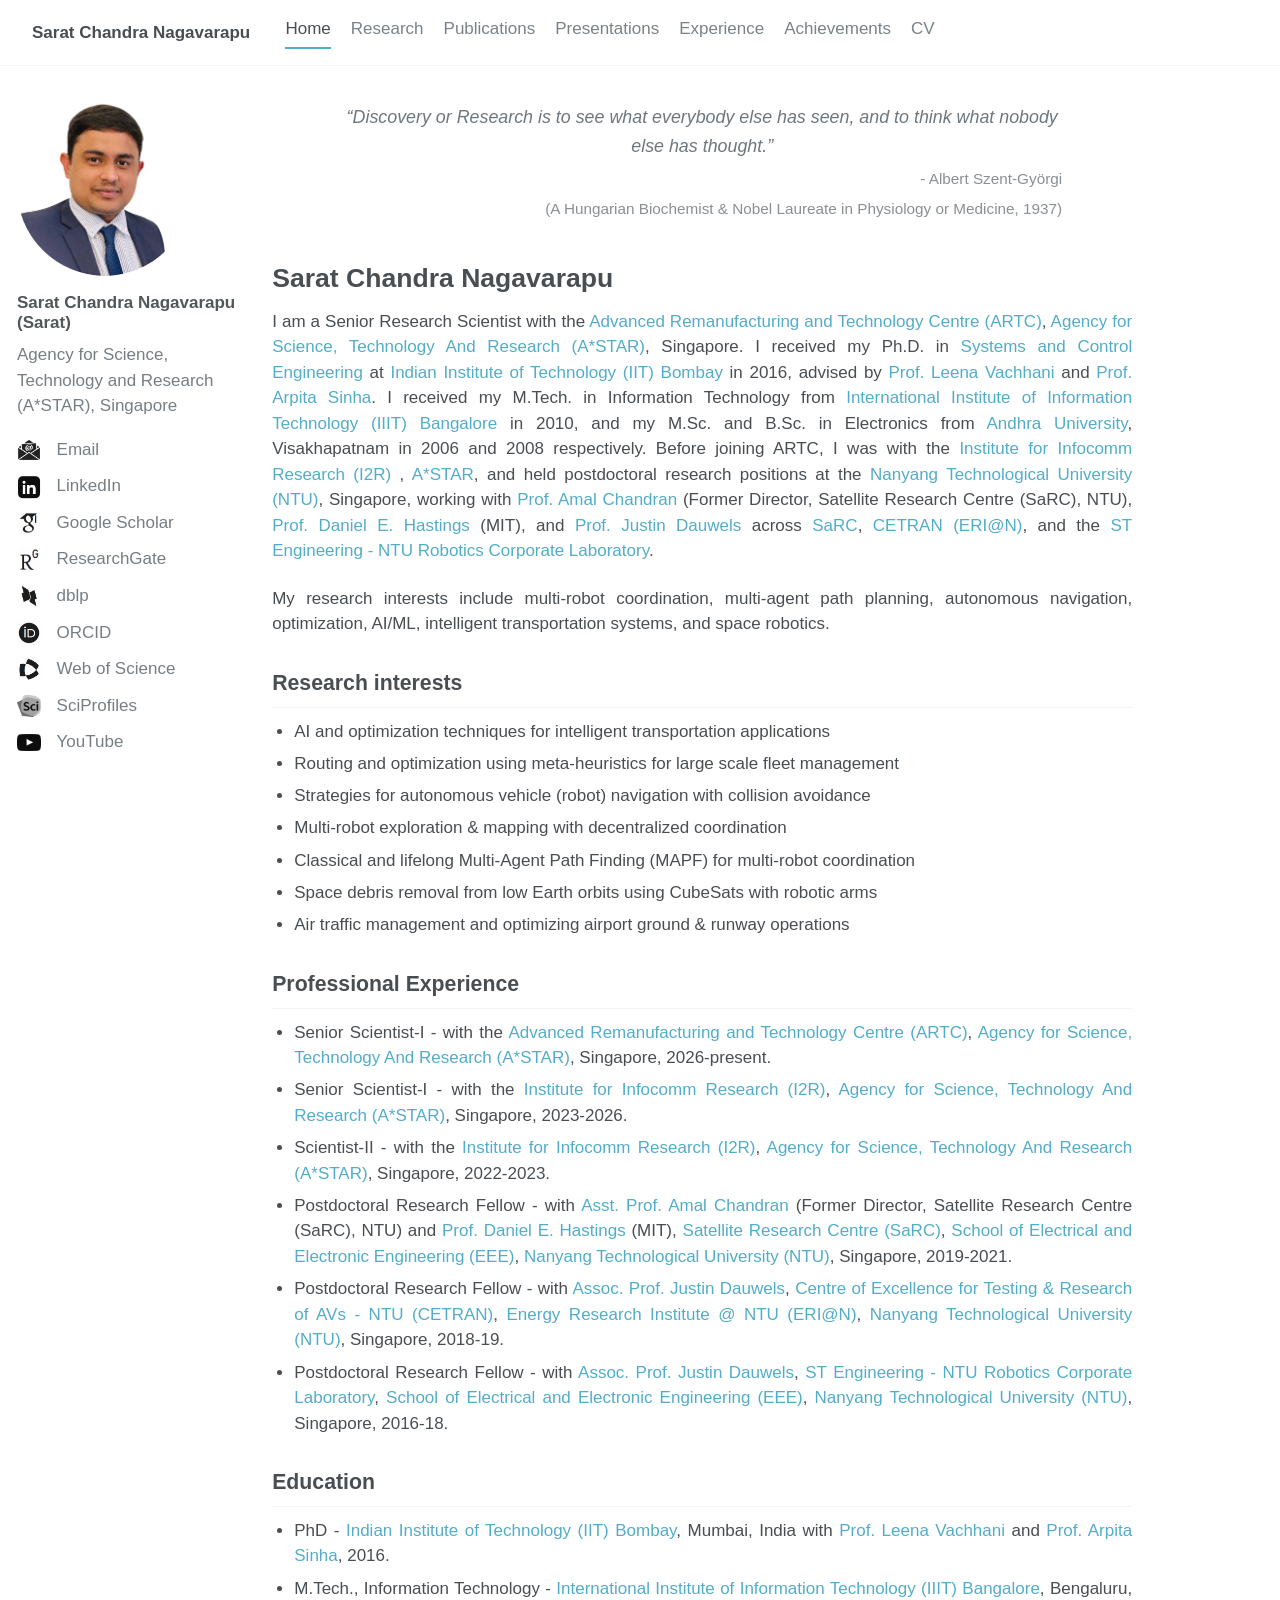
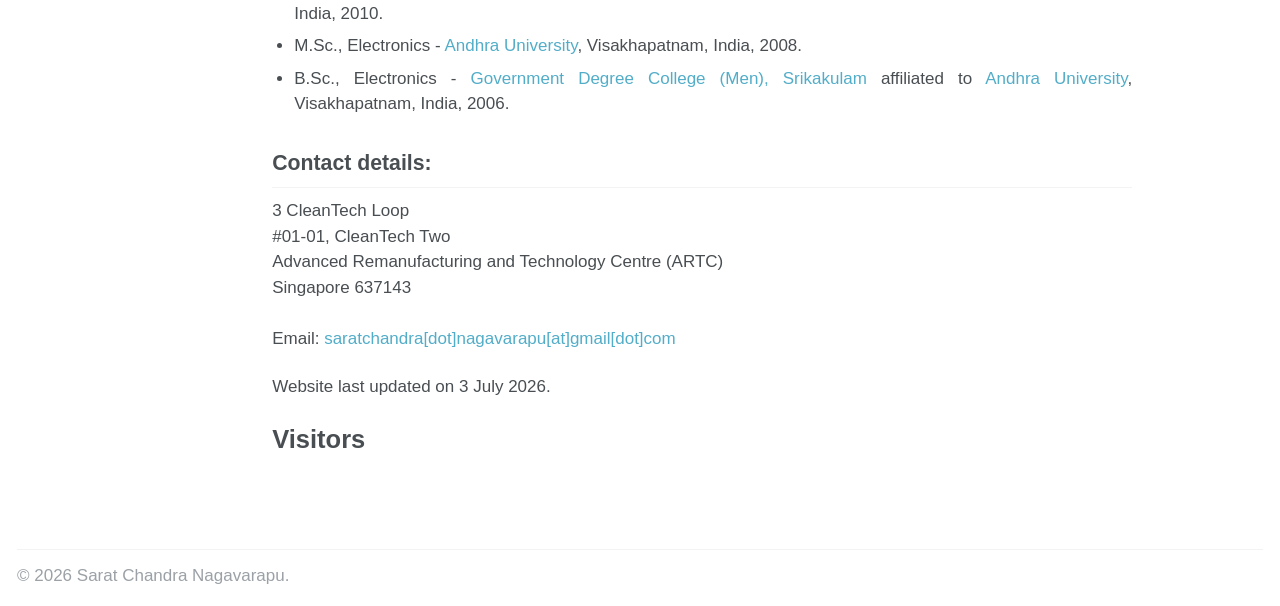
<file: index.html>
<!doctype html>
<html lang="en">
<head>
  <meta charset="utf-8">
  <meta name="viewport" content="width=device-width, initial-scale=1">
  <title>Sarat Chandra Nagavarapu</title>
  <link rel="stylesheet" href="assets/style.css">
</head>
<body>
<header class="masthead">
  <div class="masthead__inner-wrap">
    <div class="masthead__menu">
      <nav class="greedy-nav">
        <a class="site-title" href="index.html">Sarat Chandra Nagavarapu</a>
        <ul class="visible-links">
          <li class="masthead__menu-item"><a class="active" href="index.html">Home</a></li>
          <li class="masthead__menu-item"><a class="" href="research.html">Research</a></li>
          <li class="masthead__menu-item"><a class="" href="pub.html">Publications</a></li>
          <li class="masthead__menu-item"><a class="" href="presentations.html">Presentations</a></li>
          <li class="masthead__menu-item"><a class="" href="experience.html">Experience</a></li>
          <li class="masthead__menu-item"><a class="" href="ach.html">Achievements</a></li>
          <li class="masthead__menu-item"><a href="Sarat_CV.pdf" target="_blank" rel="noopener">CV</a></li>
        </ul>
      </nav>
    </div>
  </div>
</header>

<div id="main" role="main">
    
<aside class="sidebar">
  <div class="author__avatar">
    <img src="Sarat.png" alt="Sarat Chandra Nagavarapu">
  </div>
  <div class="author__content">
    <h3 class="author__name">Sarat Chandra Nagavarapu (Sarat)</h3>
    <p class="author__bio">Agency for Science, Technology and Research (A*STAR), Singapore</p>
  </div>
  <div class="author__urls-wrapper">
    <button class="btn btn--inverse">Follow</button>
    <ul class="author__urls social-icons">
      <!--<li><a ><img src="Location.png" alt="Location"><span class="label">Singapore</span></a></li>-->
      <li><a href="mailto:saratchandra.nagavarapu@gmail.com"><img src="Email.jpg" alt="Email"><span class="label">Email</span></a></li>
      <li><a href="https://in.linkedin.com/in/saratcn" target="_blank" rel="noopener"><img src="LinkedIn.png" alt="LinkedIn"> <span class="label">LinkedIn</span></a></li>
      <li><a href="https://scholar.google.co.in/citations?user=-7udTa8AAAAJ&amp;hl=en" target="_blank" rel="noopener"><img src="Google_Scholar.png" alt="Google Scholar"> <span class="label">Google Scholar</span></a></li>
      <li><a href="https://www.researchgate.net/profile/Sarat_Nagavarapu" target="_blank" rel="noopener"><img src="Research_Gate.png" alt="ResearchGate"> <span class="label">ResearchGate</span></a></li>
      <li><a href="http://dblp.uni-trier.de/pers/hd/n/Nagavarapu:Sarat_Chandra" target="_blank" rel="noopener"><img src="DBLP.png" alt="dblp"> <span class="label">dblp</span></a></li>
      <li><a href="http://orcid.org/0000-0001-7961-8257" target="_blank" rel="noopener"><img src="Orcid.png" alt="ORCID"> <span class="label">ORCID</span></a></li>
      <li><a href="https://www.webofscience.com/wos/author/rid/I-4884-2019" target="_blank" rel="noopener"><img src="WoS.png" alt="WoS"> <span class="label">Web of Science</span></a></li>
      <li><a href="https://sciprofiles.com/profile/2306822" target="_blank" rel="noopener"><img src="SciProfiles.png" alt="SciProfiles"> <span class="label">SciProfiles</span></a></li>
      <li><a href="https://www.youtube.com/@saratchandranagavarapu" target="_blank" rel="noopener"><img src="YouTube.png" alt="YouTube"> <span class="label">YouTube</span></a></li>
    </ul>
  </div>
</aside>

    <main class="page" aria-label="Content"><div class="page__inner-wrap"><section class="page__content">
      <article class="paper">
        
<div class="fluid" id="articlebio">
<div class="homepage-quote">
  <p>
    “Discovery or Research is to see what everybody else has seen, and to think what nobody else has thought.”
  </p>
  <span>- Albert Szent-Györgi</span>
  <span>(A Hungarian Biochemist & Nobel Laureate in Physiology or Medicine, 1937)</span>
</div>

<h1>Sarat Chandra Nagavarapu</h1>
<!--<p>I am a Senior Research Scientist with the <a href="https://www.a-star.edu.sg/artc" target="_blank">Advanced Remanufacturing and Technology Centre
(ARTC)</a>, <a href="https://www.a-star.edu.sg/" target="_blank">Agency for Science, Technology And Research (A*STAR)</a>, Singapore. Prior to joining this position, I was a Senior Research Scientist with the <a href="https://www.a-star.edu.sg/i2r" target="_blank">Institute for Infocomm Research (I2R)
</a>, <a href="https://www.a-star.edu.sg/" target="_blank">Agency for Science, Technology And Research (A*STAR)</a>, Singapore, as a postdoctoral research fellow with <a href="https://lasp.colorado.edu/people/amal-chandran/" target="_blank">Prof. Amal Chandran</a> (Former Director, Satellite Research Centre (SaRC), NTU) and <a href="https://aeroastro.mit.edu/people/daniel-e-hastings/" target="_blank">Prof. Daniel E. Hastings</a> (MIT) at the <a href="https://www.ntu.edu.sg/sarc" target="_blank">Satellite Research Centre (SaRC)</a>, <a href="https://www.ntu.edu.sg/eee" target="_blank">School of Electrical &amp; Electronic Engineering (EEE)</a>, <a href="http://www.ntu.edu.sg/Pages/home.aspx" target="_blank">Nanyang Technological University (NTU)</a>, Singapore, 2019-2021, and worked as a postdoctoral research fellow with <a href="https://www.dauwelslab.com/justin-dauwels" target="_blank">Prof. Justin Dauwels</a> at the <a href="https://www.ntu.edu.sg/erian/research-capabilities/centre-of-excellence-for-testing-research-of-autonomous-vehicles-ntu" target="_blank">Centre of Excellence for Testing &amp; Research of AVs - NTU (CETRAN)</a>, <a href="https://www.ntu.edu.sg/erian" target="_blank">Energy Research Institute @ NTU (ERI@N)</a> and <a href="https://stengg.com/en/innovation/st-engineering-ntu-corporate-lab/" target="_blank">ST Engineering - NTU Robotics Corporate Laboratory</a>, <a href="http://www.ntu.edu.sg/Pages/home.aspx" target="_blank">Nanyang Technological University (NTU)</a>, Singapore, 2016-2019. 
</p>
<p>I obtained PhD in <a href="http://www.sc.iitb.ac.in" target="_blank">Systems and Control Engineering</a> from <a href="http://www.iitb.ac.in" target="_blank">Indian Institute of Technology (IIT) Bombay</a>, Mumbai, India in 2016. My dissertation titled <i>Multi Robot Exploration and Map Building with Assured Collision Avoidance</i> was supervised by <a href="http://www.sc.iitb.ac.in/~leena" target="_blank">Prof. Leena Vachhani</a> and <a href="https://sites.google.com/iitb.ac.in/arpitasinha" target="_blank">Prof. Arpita Sinha</a>. I received Master of Technology (M.Tech.) in Information Technology from <a href="http://www.iiitb.ac.in" target="_blank">International Institute of Information Technology (IIIT) Bangalore</a>, India in 2010. I have also earned Master of Science (M.Sc.) and Bachelor of Science (B.Sc.) in Electronics from <a href="http://www.andhrauniversity.edu.in/" target="_blank">Andhra University</a>, Visakhapatnam, India in 2008 and 2006, respectively.</p>-->
<p>
I am a Senior Research Scientist with the <a href="https://www.a-star.edu.sg/artc" target="_blank">Advanced Remanufacturing and Technology Centre (ARTC)</a>, <a href="https://www.a-star.edu.sg/" target="_blank">Agency for Science, Technology And Research (A*STAR)</a>, Singapore. I received my Ph.D. in <a href="http://www.sc.iitb.ac.in" target="_blank">Systems and Control Engineering</a> at <a href="http://www.iitb.ac.in" target="_blank">Indian Institute of Technology (IIT) Bombay</a> in 2016, advised by <a href="http://www.sc.iitb.ac.in/~leena" target="_blank">Prof. Leena Vachhani</a> and <a href="https://sites.google.com/iitb.ac.in/arpitasinha" target="_blank">Prof. Arpita Sinha</a>. I received my M.Tech. in Information Technology from <a href="http://www.iiitb.ac.in" target="_blank">International Institute of Information Technology (IIIT) Bangalore</a> in 2010, and my M.Sc. and B.Sc. in Electronics from <a href="http://www.andhrauniversity.edu.in/" target="_blank">Andhra University</a>, Visakhapatnam in 2006 and 2008 respectively. Before joining ARTC, I was with the <a href="https://www.a-star.edu.sg/i2r" target="_blank">Institute for Infocomm Research (I2R)
</a>, <a href="https://www.a-star.edu.sg/" target="_blank">A*STAR</a>, and held postdoctoral research positions at the <a href="http://www.ntu.edu.sg/" target="_blank">Nanyang Technological University (NTU)</a>, Singapore, working with <a href="https://lasp.colorado.edu/people/amal-chandran/" target="_blank">Prof. Amal Chandran</a> (Former Director, Satellite Research Centre (SaRC), NTU), <a href="https://aeroastro.mit.edu/people/daniel-e-hastings/" target="_blank">Prof. Daniel E. Hastings</a> (MIT), and <a href="https://www.dauwelslab.com/justin-dauwels" target="_blank">Prof. Justin Dauwels</a> across <a href="https://www.ntu.edu.sg/sarc" target="_blank">SaRC</a>, <a href="https://www.ntu.edu.sg/erian/research-capabilities/centre-of-excellence-for-testing-research-of-autonomous-vehicles-ntu" target="_blank">CETRAN</a> <a href="https://www.ntu.edu.sg/erian" target="_blank">(ERI@N)</a>, and the <a href="https://www.asianscientist.com/2015/05/academia/st-engineering-ntu-robotics-lab-backed-us40-million-grant/" target="_blank">ST Engineering - NTU Robotics Corporate Laboratory</a>.
</p>
<p>
My research interests include multi-robot coordination, multi-agent path planning, autonomous navigation, optimization, AI/ML, intelligent transportation systems, and space robotics. 
</p>
</div>


<h2>Research interests</h2>
<ul>
<li>AI and optimization techniques for intelligent transportation applications
</li>
<li>Routing and optimization using meta-heuristics for large scale fleet management
</li>
<li>Strategies for autonomous vehicle (robot) navigation with collision avoidance
</li>
<li>Multi-robot exploration &amp; mapping with decentralized coordination
</li>
<li>Classical and lifelong Multi-Agent Path Finding (MAPF) for multi-robot coordination
</li>
<li>Space debris removal from low Earth orbits using CubeSats with robotic arms
</li>
<li>Air traffic management and optimizing airport ground &amp; runway operations
</li>
</ul>

<h2>Professional Experience</h2>
<ul>
<li>
Senior Scientist-I - with the <a href="https://www.a-star.edu.sg/artc" target="_blank">Advanced Remanufacturing and Technology Centre (ARTC)</a>, <a href="https://www.a-star.edu.sg/" target="_blank">Agency for Science, Technology And Research (A*STAR)</a>, Singapore, 2026-present.
</li>
<li>
Senior Scientist-I - with the <a href="https://www.a-star.edu.sg/i2r" target="_blank">Institute for Infocomm Research (I2R)</a>, <a href="https://www.a-star.edu.sg/" target="_blank">Agency for Science, Technology And Research (A*STAR)</a>, Singapore, 2023-2026.
</li>
<li>
Scientist-II - with the <a href="https://www.a-star.edu.sg/i2r" target="_blank">Institute for Infocomm Research (I2R)</a>, <a href="https://www.a-star.edu.sg/" target="_blank">Agency for Science, Technology And Research (A*STAR)</a>, Singapore, 2022-2023.
</li>
<li>
Postdoctoral Research Fellow - with <a href="https://lasp.colorado.edu/people/amal-chandran/" target="_blank">Asst. Prof. Amal Chandran</a> (Former Director, Satellite Research Centre (SaRC), NTU) and <a href="https://aeroastro.mit.edu/people/daniel-e-hastings/" target="_blank">Prof. Daniel E. Hastings</a> (MIT), <a href="https://www.ntu.edu.sg/sarc" target="_blank">Satellite Research Centre (SaRC)</a>, <a href="https://www.ntu.edu.sg/eee" target="_blank">School of Electrical and Electronic Engineering (EEE)</a>, <a href="http://www.ntu.edu.sg/" target="_blank">Nanyang Technological University (NTU)</a>, Singapore, 2019-2021.
</li>
<li>
Postdoctoral Research Fellow - with <a href="https://www.dauwelslab.com/justin-dauwels" target="_blank">Assoc. Prof. Justin Dauwels</a>, <a href="https://www.ntu.edu.sg/erian/research-capabilities/centre-of-excellence-for-testing-research-of-autonomous-vehicles-ntu" target="_blank">Centre of Excellence for Testing &amp; Research of AVs - NTU (CETRAN)</a>, <a href="https://www.ntu.edu.sg/erian" target="_blank">Energy Research Institute @ NTU (ERI@N)</a>, <a href="http://www.ntu.edu.sg/" target="_blank">Nanyang Technological University (NTU)</a>, Singapore, 2018-19.
</li>
<li>
Postdoctoral Research Fellow - with <a href="https://www.dauwelslab.com/justin-dauwels" target="_blank">Assoc. Prof. Justin Dauwels</a>, <a href="https://www.asianscientist.com/2015/05/academia/st-engineering-ntu-robotics-lab-backed-us40-million-grant/" target="_blank">ST Engineering - NTU Robotics Corporate Laboratory</a>, <a href="https://www.ntu.edu.sg/eee" target="_blank">School of Electrical and Electronic Engineering (EEE)</a>, <a href="http://www.ntu.edu.sg/" target="_blank">Nanyang Technological University (NTU)</a>, Singapore, 2016-18.
</li>
</ul>
<h2>Education</h2>
<ul>
<li>
PhD - <a href="http://www.iitb.ac.in" target="_blank">Indian Institute of Technology (IIT) Bombay</a>, Mumbai, India with <a href="http://www.sc.iitb.ac.in/~leena" target="_blank">Prof. Leena Vachhani</a> and <a href="https://sites.google.com/iitb.ac.in/arpitasinha" target="_blank">Prof. Arpita Sinha</a>, 2016.
</li>
<li>
M.Tech., Information Technology - <a href="http://www.iiitb.ac.in/" target="_blank">International Institute of Information Technology (IIIT) Bangalore</a>, Bengaluru, India, 2010.
</li>
<li>
M.Sc., Electronics - <a href="http://www.andhrauniversity.edu.in/" target="_blank">Andhra University</a>, Visakhapatnam, India, 2008.
</li>
<li>
B.Sc., Electronics - <a href="https://www.gcmsklm.ac.in/" target="_blank">Government Degree College (Men), Srikakulam</a> affiliated to <a href="http://www.andhrauniversity.edu.in/" target="_blank">Andhra University</a>, Visakhapatnam, India, 2006.
</li>
</ul>

<h2>Contact details:</h2>

3 CleanTech Loop <br/>
#01-01, CleanTech Two <br/>
Advanced Remanufacturing and Technology Centre (ARTC) <br/>
Singapore 637143 <br/>
<br/>
<p>Email: <a href="mailto:saratchandra.nagavarapu@gmail.com">saratchandra[dot]nagavarapu[at]gmail[dot]com</a></p>
Website last updated on 3 July 2026. 
<br/>
      </article>
        </section>
<h2>Visitors</h2>

<div class="visitor-widget">
  <script type="text/javascript" id="mapmyvisitors" src="//mapmyvisitors.com/map.js?d=Nva7UfoBd8T6EfA-vbjpdrwvqiz35GTA9DzBU63VP18&cl=ffffff&w=180"></script>
</div>
      </div>
    </main>
  </div>
<footer class="page__footer"><div class="page__footer-follow"></div><div class="page__footer-copyright">&copy; 2026 Sarat Chandra Nagavarapu.</div></footer>
</body>
</html>
</file>
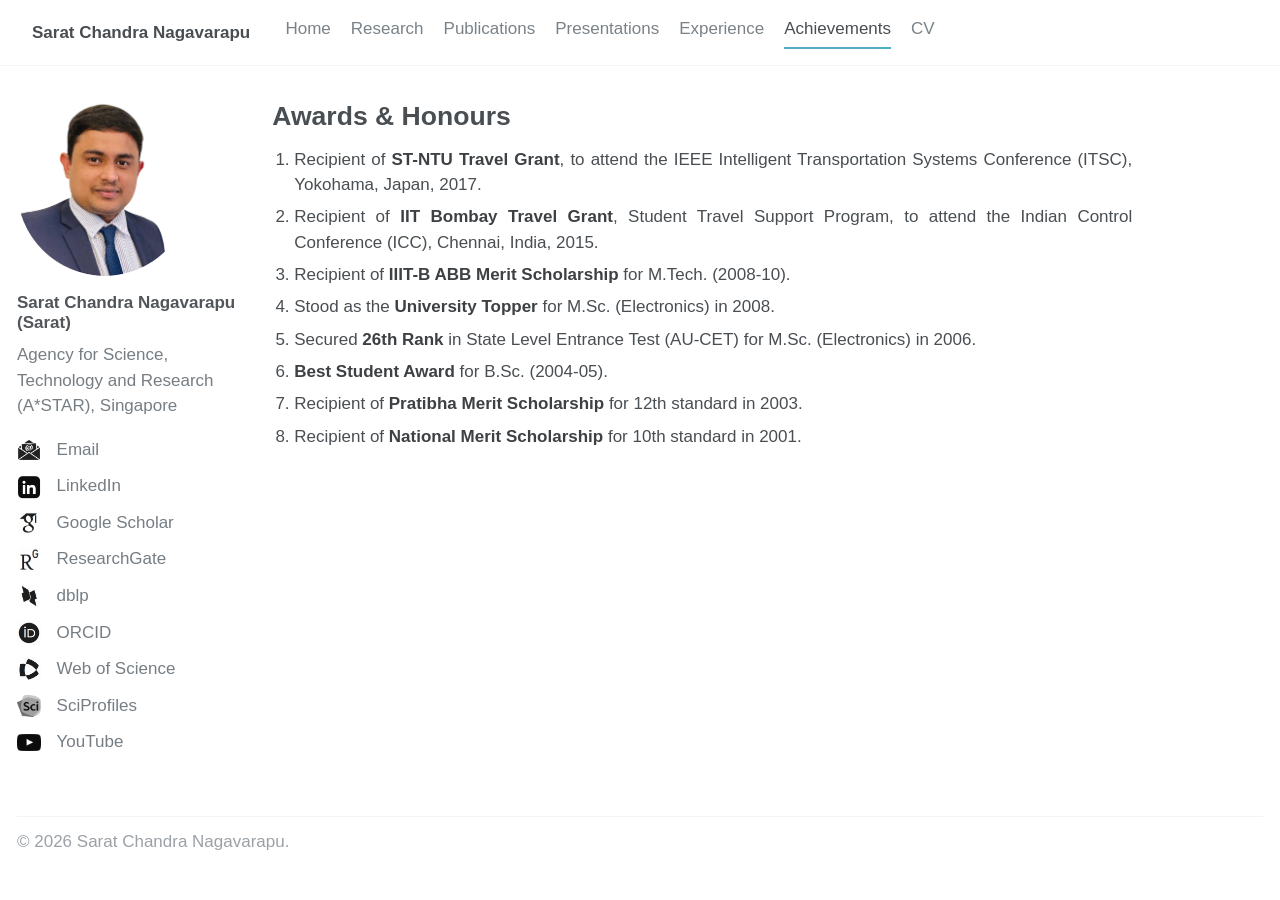
<file: ach.html>
<!doctype html>
<html lang="en">
<head>
  <meta charset="utf-8">
  <meta name="viewport" content="width=device-width, initial-scale=1">
  <title>Achievements@Sarat</title>
  <link rel="stylesheet" href="assets/style.css">
</head>
<body>
<header class="masthead">
  <div class="masthead__inner-wrap">
    <div class="masthead__menu">
      <nav class="greedy-nav">
        <a class="site-title" href="index.html">Sarat Chandra Nagavarapu</a>
        <ul class="visible-links">
          <li class="masthead__menu-item"><a class="" href="index.html">Home</a></li>
          <li class="masthead__menu-item"><a class="" href="research.html">Research</a></li>
          <li class="masthead__menu-item"><a class="" href="pub.html">Publications</a></li>
          <li class="masthead__menu-item"><a class="" href="presentations.html">Presentations</a></li>
          <li class="masthead__menu-item"><a class="" href="experience.html">Experience</a></li>
          <li class="masthead__menu-item"><a class="active" href="ach.html">Achievements</a></li>
          <li class="masthead__menu-item"><a href="Sarat_CV.pdf" target="_blank" rel="noopener">CV</a></li>
        </ul>
      </nav>
    </div>
  </div>
</header>

<div id="main" role="main">
    
<aside class="sidebar">
  <div class="author__avatar">
    <img src="Sarat.png" alt="Sarat Chandra Nagavarapu">
  </div>
  <div class="author__content">
    <h3 class="author__name">Sarat Chandra Nagavarapu (Sarat)</h3>
    <p class="author__bio">Agency for Science, Technology and Research (A*STAR), Singapore</p>
  </div>
  <div class="author__urls-wrapper">
    <button class="btn btn--inverse">Follow</button>
    <ul class="author__urls social-icons">
            <!--<li><a ><img src="Location.png" alt="Location"><span class="label">Singapore</span></a></li>-->
      <li><a href="mailto:saratchandra.nagavarapu@gmail.com"><img src="Email.jpg" alt="Email"><span class="label">Email</span></a></li>
      <li><a href="https://in.linkedin.com/in/saratcn" target="_blank" rel="noopener"><img src="LinkedIn.png" alt="LinkedIn"> <span class="label">LinkedIn</span></a></li>
      <li><a href="https://scholar.google.co.in/citations?user=-7udTa8AAAAJ&amp;hl=en" target="_blank" rel="noopener"><img src="Google_Scholar.png" alt="Google Scholar"> <span class="label">Google Scholar</span></a></li>
      <li><a href="https://www.researchgate.net/profile/Sarat_Nagavarapu" target="_blank" rel="noopener"><img src="Research_Gate.png" alt="ResearchGate"> <span class="label">ResearchGate</span></a></li>
      <li><a href="http://dblp.uni-trier.de/pers/hd/n/Nagavarapu:Sarat_Chandra" target="_blank" rel="noopener"><img src="DBLP.png" alt="dblp"> <span class="label">dblp</span></a></li>
      <li><a href="http://orcid.org/0000-0001-7961-8257" target="_blank" rel="noopener"><img src="Orcid.png" alt="ORCID"> <span class="label">ORCID</span></a></li>
      <li><a href="https://www.webofscience.com/wos/author/rid/I-4884-2019" target="_blank" rel="noopener"><img src="WoS.png" alt="WoS"> <span class="label">Web of Science</span></a></li>
      <li><a href="https://sciprofiles.com/profile/2306822" target="_blank" rel="noopener"><img src="SciProfiles.png" alt="SciProfiles"> <span class="label">SciProfiles</span></a></li>
      <li><a href="https://www.youtube.com/@saratchandranagavarapu" target="_blank" rel="noopener"><img src="YouTube.png" alt="YouTube"> <span class="label">YouTube</span></a></li>
    </ul>
  </div>
</aside>

    <main class="page" aria-label="Content"><div class="page__inner-wrap"><section class="page__content">
      <article class="paper">
        
<h1>Awards &amp; Honours</h1>
<ol>
<li>Recipient of <b>ST-NTU Travel Grant</b>, to attend the IEEE Intelligent Transportation Systems Conference (ITSC), Yokohama, Japan, 2017.</li>
<li>Recipient of <b>IIT Bombay Travel Grant</b>, Student Travel Support Program, to attend the Indian Control Conference (ICC), Chennai, India, 2015.</li>
<li>Recipient of <b>IIIT-B ABB Merit Scholarship</b> for M.Tech. (2008-10).</li>
<li>Stood as the <b>University Topper</b> for M.Sc. (Electronics) in 2008.</li>
<li>Secured <b>26th Rank</b> in State Level Entrance Test (AU-CET) for M.Sc. (Electronics) in 2006.</li>
<li><b>Best Student Award</b> for B.Sc. (2004-05).</li>
<li>Recipient of <b>Pratibha Merit Scholarship</b> for 12th standard in 2003.</li>
<li>Recipient of <b>National Merit Scholarship</b> for 10th standard in 2001.</li>
</ol>

      </article>
        </section>
      </div>
    </main>
  </div>
<footer class="page__footer"><div class="page__footer-follow"></div><div class="page__footer-copyright">&copy; 2026 Sarat Chandra Nagavarapu.</div></footer>
</body>
</html>
</file>
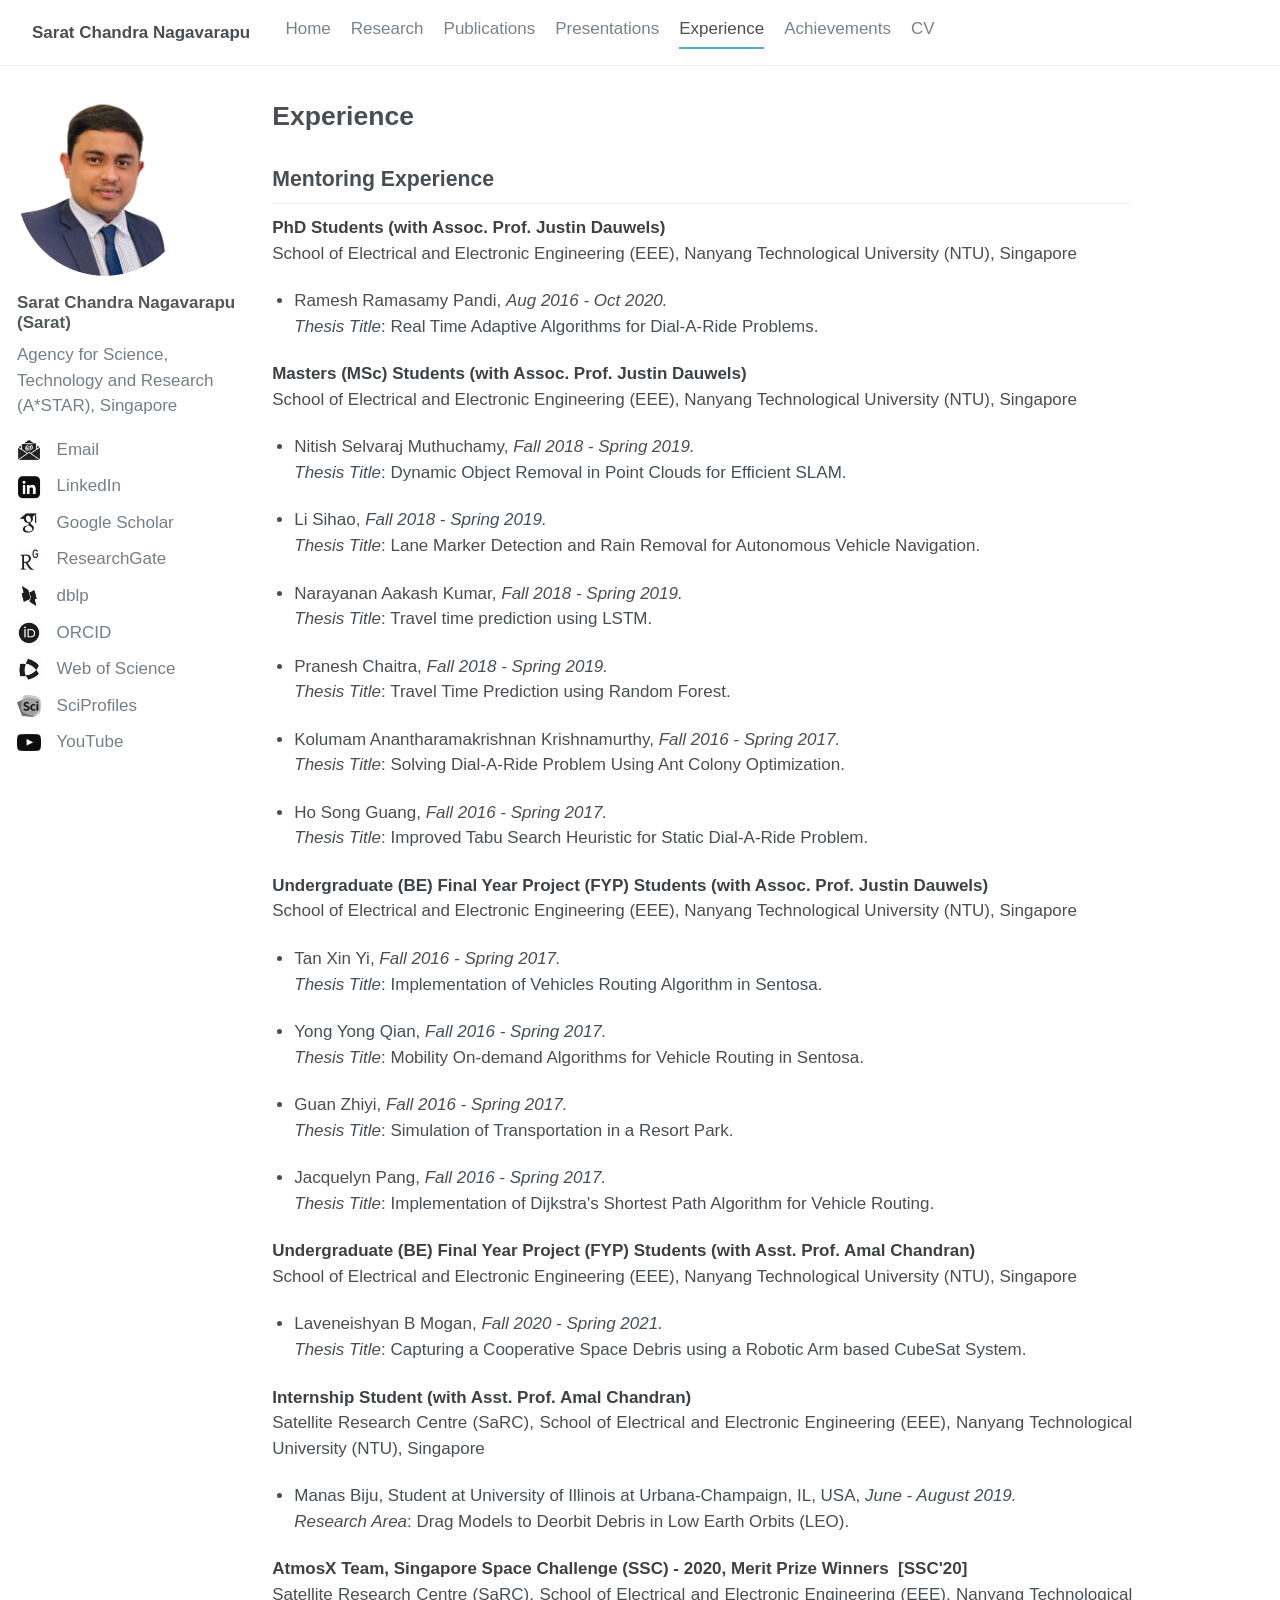
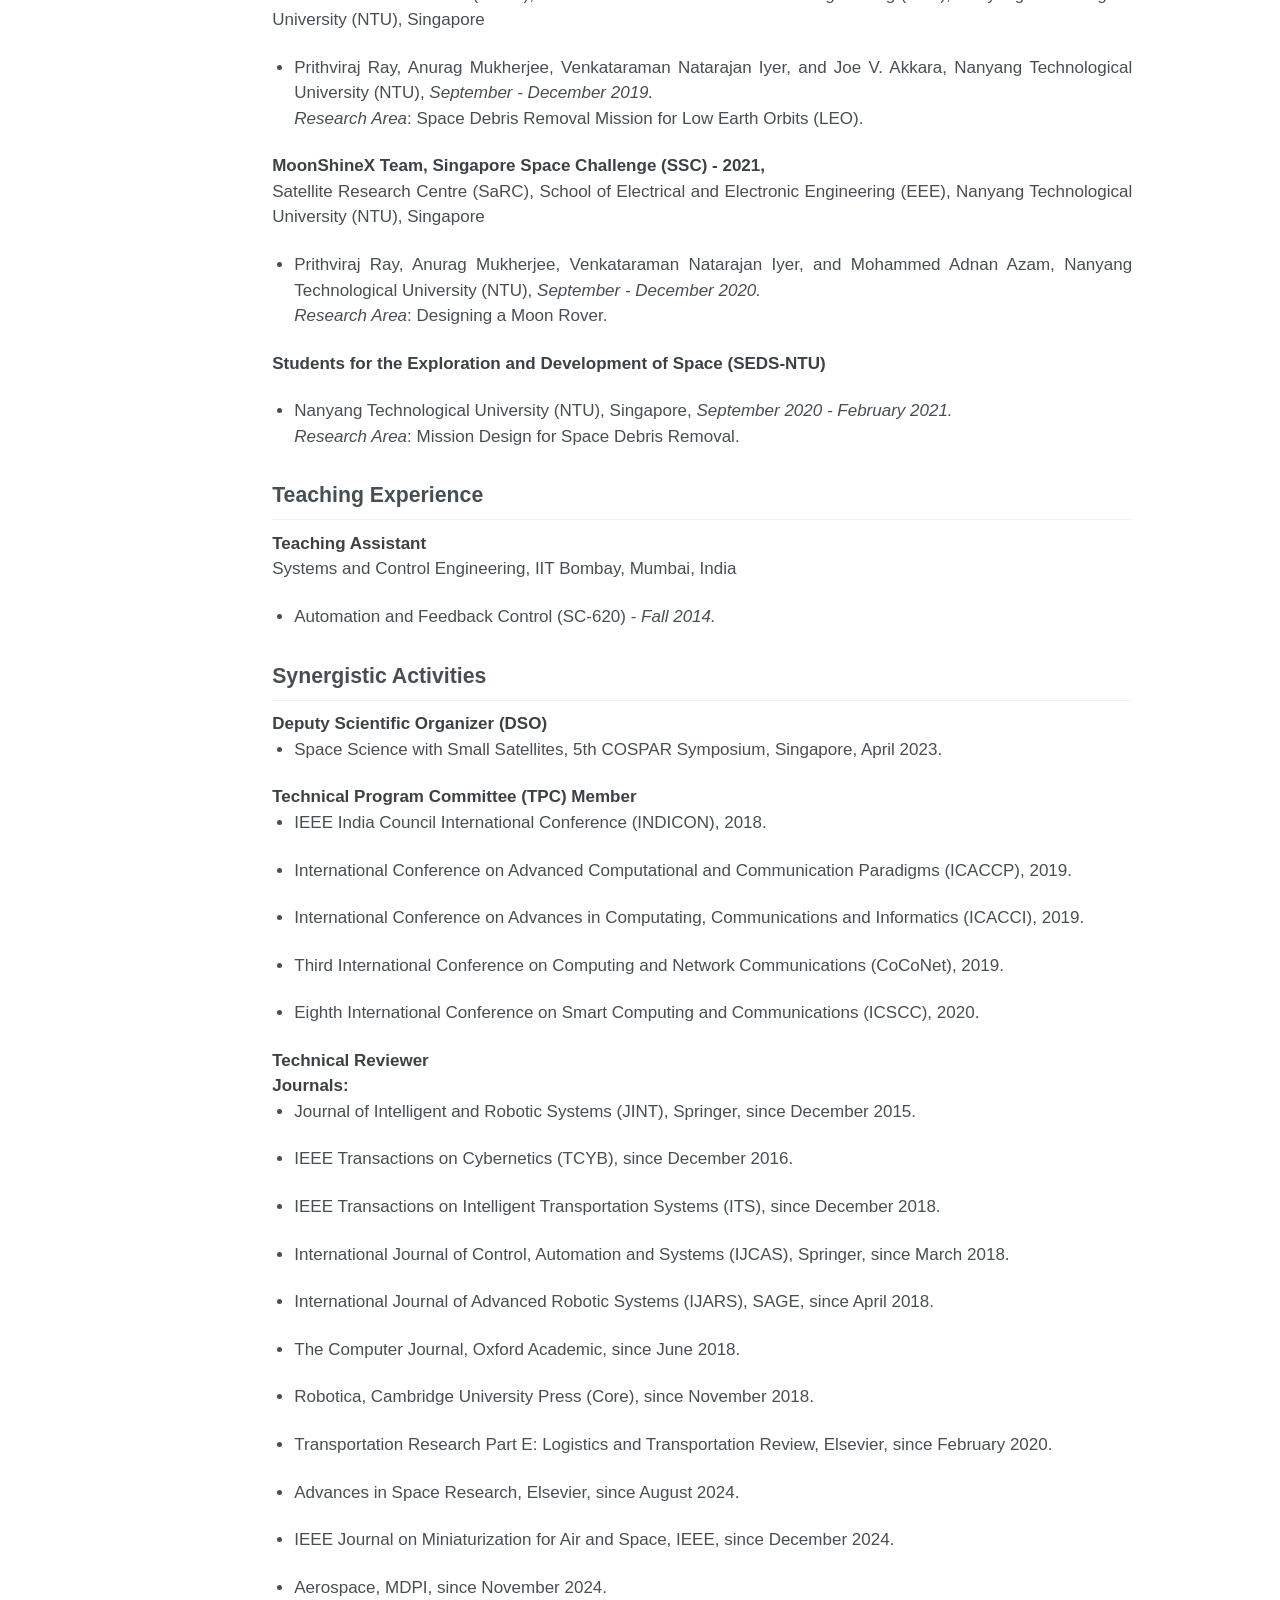
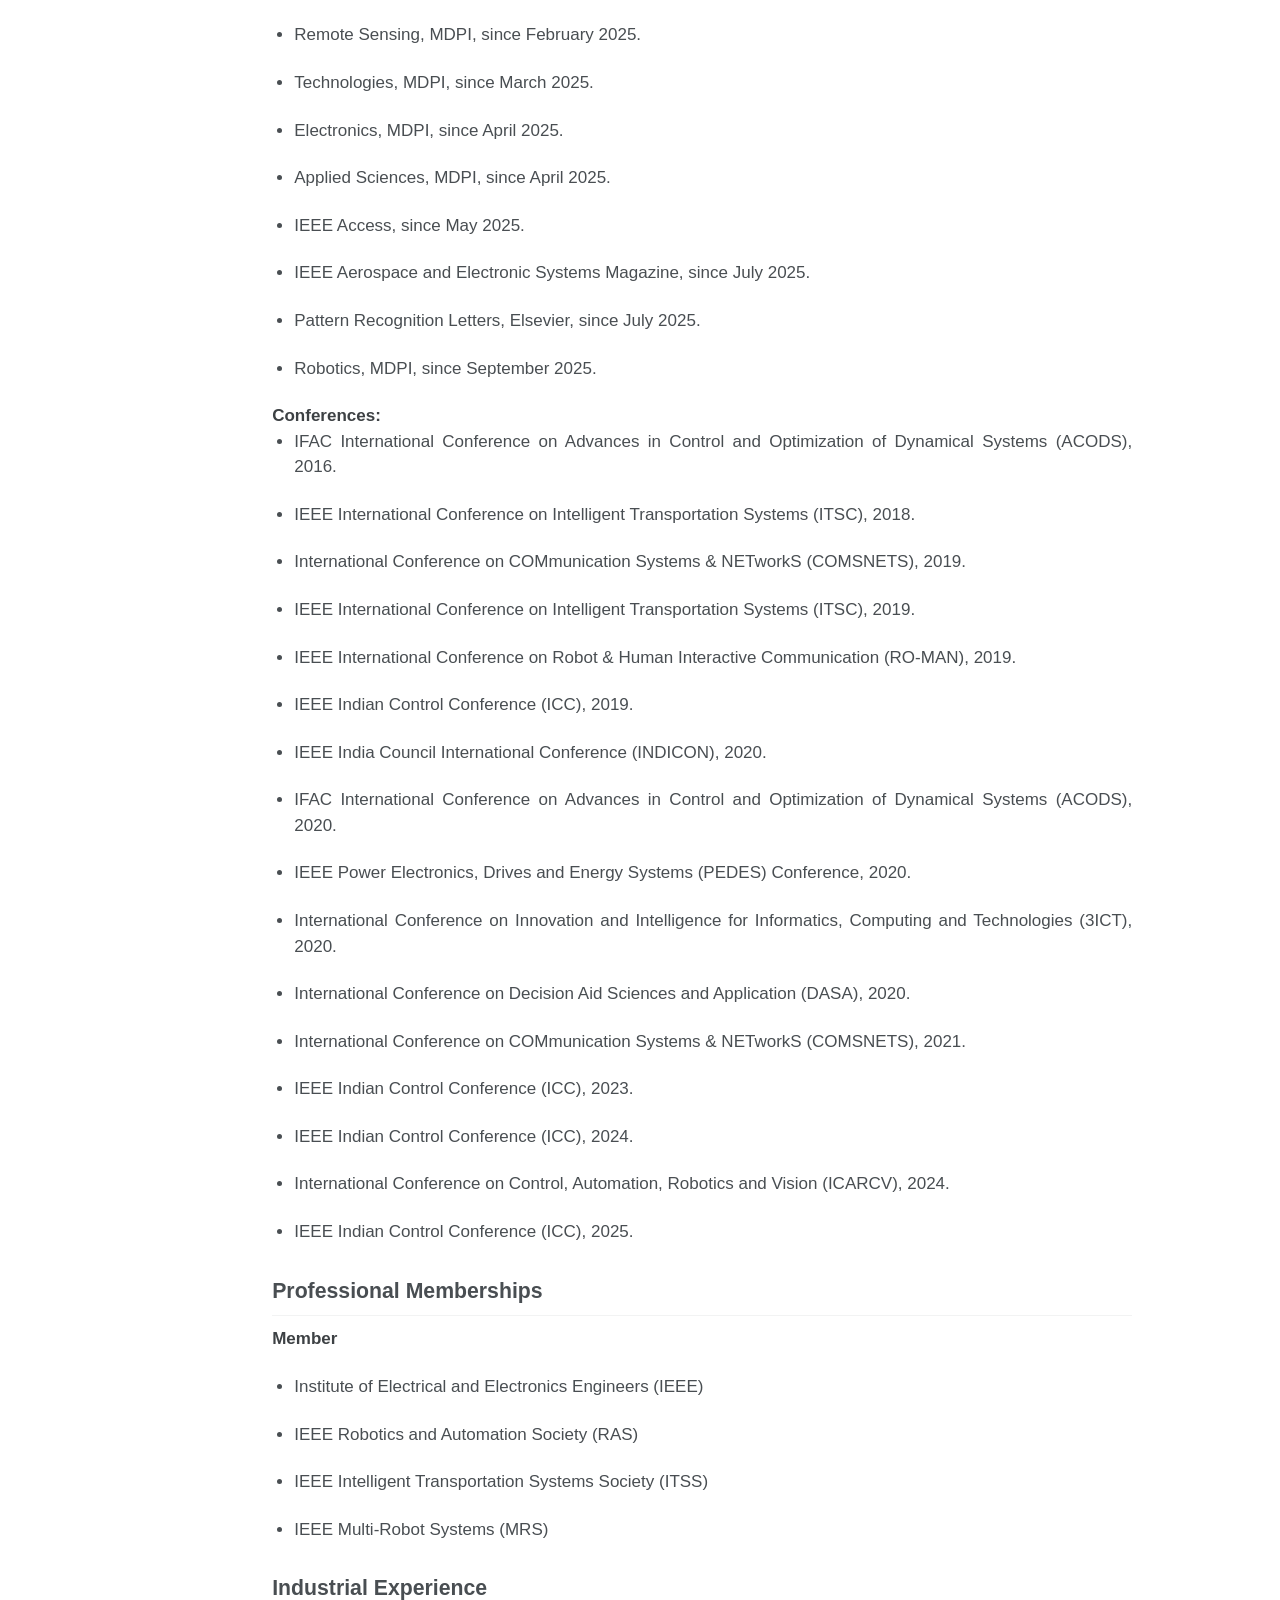
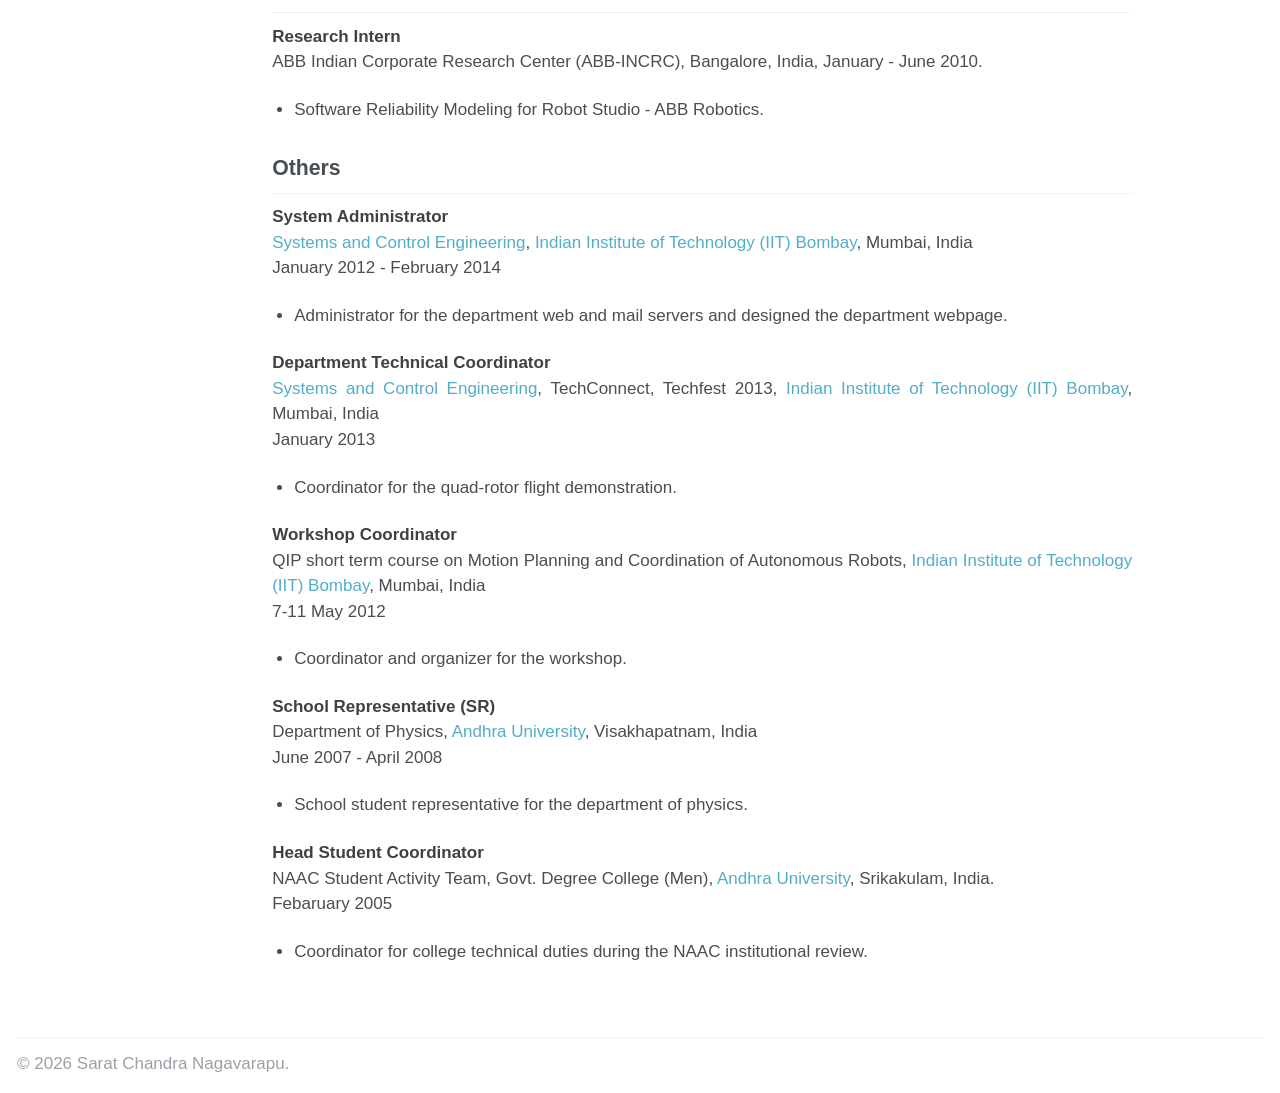
<file: experience.html>
<!doctype html>
<html lang="en">
<head>
  <meta charset="utf-8">
  <meta name="viewport" content="width=device-width, initial-scale=1">
  <title>Experience@Sarat</title>
  <link rel="stylesheet" href="assets/style.css">
</head>
<body>
<header class="masthead">
  <div class="masthead__inner-wrap">
    <div class="masthead__menu">
      <nav class="greedy-nav">
        <a class="site-title" href="index.html">Sarat Chandra Nagavarapu</a>
        <ul class="visible-links">
          <li class="masthead__menu-item"><a class="" href="index.html">Home</a></li>
          <li class="masthead__menu-item"><a class="" href="research.html">Research</a></li>
          <li class="masthead__menu-item"><a class="" href="pub.html">Publications</a></li>
          <li class="masthead__menu-item"><a class="" href="presentations.html">Presentations</a></li>
          <li class="masthead__menu-item"><a class="active" href="experience.html">Experience</a></li>
          <li class="masthead__menu-item"><a class="" href="ach.html">Achievements</a></li>
          <li class="masthead__menu-item"><a href="Sarat_CV.pdf" target="_blank" rel="noopener">CV</a></li>
        </ul>
      </nav>
    </div>
  </div>
</header>

<div id="main" role="main">
    
<aside class="sidebar">
  <div class="author__avatar">
    <img src="Sarat.png" alt="Sarat Chandra Nagavarapu">
  </div>
  <div class="author__content">
    <h3 class="author__name">Sarat Chandra Nagavarapu (Sarat)</h3>
    <p class="author__bio">Agency for Science, Technology and Research (A*STAR), Singapore</p>
  </div>
  <div class="author__urls-wrapper">
    <button class="btn btn--inverse">Follow</button>
    <ul class="author__urls social-icons">
            <!--<li><a ><img src="Location.png" alt="Location"><span class="label">Singapore</span></a></li>-->
      <li><a href="mailto:saratchandra.nagavarapu@gmail.com"><img src="Email.jpg" alt="Email"><span class="label">Email</span></a></li>
      <li><a href="https://in.linkedin.com/in/saratcn" target="_blank" rel="noopener"><img src="LinkedIn.png" alt="LinkedIn"> <span class="label">LinkedIn</span></a></li>
      <li><a href="https://scholar.google.co.in/citations?user=-7udTa8AAAAJ&amp;hl=en" target="_blank" rel="noopener"><img src="Google_Scholar.png" alt="Google Scholar"> <span class="label">Google Scholar</span></a></li>
      <li><a href="https://www.researchgate.net/profile/Sarat_Nagavarapu" target="_blank" rel="noopener"><img src="Research_Gate.png" alt="ResearchGate"> <span class="label">ResearchGate</span></a></li>
      <li><a href="http://dblp.uni-trier.de/pers/hd/n/Nagavarapu:Sarat_Chandra" target="_blank" rel="noopener"><img src="DBLP.png" alt="dblp"> <span class="label">dblp</span></a></li>
      <li><a href="http://orcid.org/0000-0001-7961-8257" target="_blank" rel="noopener"><img src="Orcid.png" alt="ORCID"> <span class="label">ORCID</span></a></li>
      <li><a href="https://www.webofscience.com/wos/author/rid/I-4884-2019" target="_blank" rel="noopener"><img src="WoS.png" alt="WoS"> <span class="label">Web of Science</span></a></li>
      <li><a href="https://sciprofiles.com/profile/2306822" target="_blank" rel="noopener"><img src="SciProfiles.png" alt="SciProfiles"> <span class="label">SciProfiles</span></a></li>
      <li><a href="https://www.youtube.com/@saratchandranagavarapu" target="_blank" rel="noopener"><img src="YouTube.png" alt="YouTube"> <span class="label">YouTube</span></a></li>
    </ul>
  </div>
</aside>

    <main class="page" aria-label="Content"><div class="page__inner-wrap"><section class="page__content">
      <article class="paper">
        
<div class="fluid" id="subcontents">
<h1>Experience</h1>
<h2>Mentoring Experience</h2>
<p><b>PhD Students (with Assoc. Prof. Justin Dauwels)</b><br/>
School of Electrical and Electronic Engineering (EEE), Nanyang Technological University (NTU), Singapore</p>
<ul>
<li><p>Ramesh Ramasamy Pandi, <i>Aug 2016 - Oct 2020.</i> <br/>
<i>Thesis Title</i>: Real Time Adaptive Algorithms for Dial-A-Ride Problems.</p>
</li>
</ul>
<p><b>Masters (MSc) Students (with Assoc. Prof. Justin Dauwels)</b><br/>
School of Electrical and Electronic Engineering (EEE), Nanyang Technological University (NTU), Singapore</p>
<ul>
<li><p>Nitish Selvaraj Muthuchamy, <i>Fall 2018 - Spring 2019.</i> <br/>
<i>Thesis Title</i>: Dynamic Object Removal in Point Clouds for Efficient SLAM.</p>
</li>
</ul>
<ul>
<li><p>Li Sihao, <i>Fall 2018 - Spring 2019.</i> <br/>
<i>Thesis Title</i>: Lane Marker Detection and Rain Removal for Autonomous Vehicle Navigation.</p>
</li>
</ul>
<ul>
<li><p>Narayanan Aakash Kumar, <i>Fall 2018 - Spring 2019.</i> <br/>
<i>Thesis Title</i>: Travel time prediction using LSTM.</p>
</li>
</ul>
<ul>
<li><p>Pranesh Chaitra, <i>Fall 2018 - Spring 2019.</i> <br/>
<i>Thesis Title</i>: Travel Time Prediction using Random Forest.</p>
</li>
</ul>
<ul>
<li><p>Kolumam Anantharamakrishnan Krishnamurthy, <i>Fall 2016 - Spring 2017.</i> <br/>
<i>Thesis Title</i>: Solving Dial-A-Ride Problem Using Ant Colony Optimization.</p>
</li>
</ul>
<ul>
<li><p>Ho Song Guang, <i>Fall 2016 - Spring 2017.</i> <br/>
<i>Thesis Title</i>: Improved Tabu Search Heuristic for Static Dial-A-Ride Problem.</p>
</li>
</ul>
<p><b>Undergraduate (BE) Final Year Project (FYP) Students (with Assoc. Prof. Justin Dauwels)</b><br/>
School of Electrical and Electronic Engineering (EEE), Nanyang Technological University (NTU), Singapore</p>
<ul>
<li><p>Tan Xin Yi, <i>Fall 2016 - Spring 2017.</i> <br/>
<i>Thesis Title</i>: Implementation of Vehicles Routing Algorithm in Sentosa.</p>
</li>
</ul>
<ul>
<li><p>Yong Yong Qian, <i>Fall 2016 - Spring 2017.</i> <br/>
<i>Thesis Title</i>: Mobility On-demand Algorithms for Vehicle Routing in Sentosa.</p>
</li>
</ul>
<ul>
<li><p>Guan Zhiyi, <i>Fall 2016 - Spring 2017.</i> <br/>
<i>Thesis Title</i>: Simulation of Transportation in a Resort Park.</p>
</li>
</ul>
<ul>
<li><p>Jacquelyn Pang, <i>Fall 2016 - Spring 2017.</i> <br/>
<i>Thesis Title</i>: Implementation of Dijkstra's Shortest Path Algorithm for Vehicle Routing.</p>
</li>
</ul>
<p><b>Undergraduate (BE) Final Year Project (FYP) Students (with Asst. Prof. Amal Chandran)</b><br/>
School of Electrical and Electronic Engineering (EEE), Nanyang Technological University (NTU), Singapore</p>
<ul>
<li><p>Laveneishyan B Mogan, <i>Fall 2020 - Spring 2021.</i> <br/>
<i>Thesis Title</i>: Capturing a Cooperative Space Debris using a Robotic Arm based CubeSat System.</p>
</li>
</ul>
<p><b>Internship Student (with Asst. Prof. Amal Chandran)</b><br/>
Satellite Research Centre (SaRC), School of Electrical and Electronic Engineering (EEE), Nanyang Technological University (NTU), Singapore</p>
<ul>
<li><p>Manas Biju, Student at University of Illinois at Urbana-Champaign, IL, USA, <i>June - August 2019.</i> <br/>
<i>Research Area</i>: Drag Models to Deorbit Debris in Low Earth Orbits (LEO).</p>
</li>
</ul>
<p><b>AtmosX Team, Singapore Space Challenge (SSC) - 2020, Merit Prize Winners  [<a href="https://www.space.org.sg/ssc/" target="_blank"><b>SSC'20</b></a>]</b><br/>
Satellite Research Centre (SaRC), School of Electrical and Electronic Engineering (EEE), Nanyang Technological University (NTU), Singapore</p>
<ul>
<li><p>Prithviraj Ray, Anurag Mukherjee, Venkataraman Natarajan Iyer, and Joe V. Akkara, Nanyang Technological University (NTU), <i>September - December 2019.</i> <br/>
<i>Research Area</i>: Space Debris Removal Mission for Low Earth Orbits (LEO).</p>
</li>
</ul>
<p><b>MoonShineX Team, Singapore Space Challenge (SSC) - 2021, </b><br/>
Satellite Research Centre (SaRC), School of Electrical and Electronic Engineering (EEE), Nanyang Technological University (NTU), Singapore</p>
<ul>
<li><p>Prithviraj Ray, Anurag Mukherjee, Venkataraman Natarajan Iyer, and Mohammed Adnan Azam, Nanyang Technological University (NTU), <i>September - December 2020.</i> <br/>
<i>Research Area</i>: Designing a Moon Rover.</p>
</li>
</ul>
<p><b>Students for the Exploration and Development of Space (SEDS-NTU)</b><br/>
</p>
<ul>
<li><p>Nanyang Technological University (NTU), Singapore, <i>September 2020 - February 2021.</i> <br/>
<i>Research Area</i>: Mission Design for Space Debris Removal.</p>
</li>
</ul>
<h2>Teaching Experience</h2>
<p><b>Teaching Assistant</b> <br/>
Systems and Control Engineering, IIT Bombay, Mumbai, India</p>
<ul>
<li><p>Automation and Feedback Control (SC-620) - <i>Fall 2014.</i> </p>
</li>
</ul>
<h2>Synergistic Activities</h2>
<b>Deputy Scientific Organizer (DSO)</b>
<ul>
<li><p>Space Science with Small Satellites, 5th COSPAR Symposium, Singapore, April 2023.</p></li>
</ul>
<b>Technical Program Committee (TPC) Member</b>
<ul>
<li><p>IEEE India Council International Conference (INDICON), 2018.</p></li>
<li><p>International Conference on Advanced Computational and Communication Paradigms (ICACCP), 2019.</p></li>
<li><p>International Conference on Advances in Computating, Communications and Informatics (ICACCI), 2019.</p></li>
<li><p>Third International Conference on Computing and Network Communications (CoCoNet), 2019.</p></li>
<li><p>Eighth International Conference on Smart Computing and Communications (ICSCC), 2020.</p></li>
</ul>
<b>Technical Reviewer</b><br/>
<b>Journals:</b><br/>
<ul>
<li><p>Journal of Intelligent and Robotic Systems (JINT), Springer, since December 2015.</p></li>
<li><p>IEEE Transactions on Cybernetics (TCYB), since December 2016.</p></li>
<li><p>IEEE Transactions on Intelligent Transportation Systems (ITS), since December 2018.</p></li>
<li><p>International Journal of Control, Automation and Systems (IJCAS), Springer, since March 2018.</p></li>
<li><p>International Journal of Advanced Robotic Systems (IJARS), SAGE, since April 2018.</p></li>
<li><p>The Computer Journal, Oxford Academic, since June 2018.</p></li>
<li><p>Robotica, Cambridge University Press (Core), since November 2018.</p></li>
<li><p>Transportation Research Part E: Logistics and Transportation Review, Elsevier, since February 2020.</p></li>
<li><p>Advances in Space Research, Elsevier, since August 2024.</p></li>
<li><p>IEEE Journal on Miniaturization for Air and Space, IEEE, since December 2024.</p></li>
<li><p>Aerospace, MDPI, since November 2024.</p></li>
<li><p>Remote Sensing, MDPI, since February 2025.</p></li>
<li><p>Technologies, MDPI, since March 2025.</p></li>
<li><p>Electronics, MDPI, since April 2025.</p></li>
<li><p>Applied Sciences, MDPI, since April 2025.</p></li>
<li><p>IEEE Access, since May 2025.</p></li>
<li><p>IEEE Aerospace and Electronic Systems Magazine, since July 2025.</p></li>
<li><p>Pattern Recognition Letters, Elsevier, since July 2025.</p></li>
<li><p>Robotics, MDPI, since September 2025.</p></li>
</ul>
<b>Conferences:</b><br/>
<ul>
<li><p>IFAC International Conference on Advances in Control and Optimization of Dynamical Systems (ACODS), 2016.</p></li>
<li><p>IEEE International Conference on Intelligent Transportation Systems (ITSC), 2018.</p></li>
<li><p>International Conference on COMmunication Systems &amp; NETworkS (COMSNETS), 2019.</p></li>
<li><p>IEEE International Conference on Intelligent Transportation Systems (ITSC), 2019.</p></li>
<li><p>IEEE International Conference on Robot &amp; Human Interactive Communication (RO-MAN), 2019.</p></li>
<li><p>IEEE Indian Control Conference (ICC), 2019.</p></li>
<li><p>IEEE India Council International Conference (INDICON), 2020.</p></li>
<li><p>IFAC International Conference on Advances in Control and Optimization of Dynamical Systems (ACODS), 2020.</p></li>
<li><p>IEEE Power Electronics, Drives and Energy Systems (PEDES) Conference, 2020.</p></li>
<li><p>International Conference on Innovation and Intelligence for Informatics, Computing and Technologies (3ICT), 2020.</p></li>
<li><p>International Conference on Decision Aid Sciences and Application (DASA), 2020.</p></li>
<li><p>International Conference on COMmunication Systems &amp; NETworkS (COMSNETS), 2021.</p></li>
<li><p>IEEE Indian Control Conference (ICC), 2023.</p></li>
<li><p>IEEE Indian Control Conference (ICC), 2024.</p></li>
<li><p>International Conference on Control, Automation, Robotics and Vision (ICARCV), 2024.</p></li>
<li><p>IEEE Indian Control Conference (ICC), 2025.</p></li>
</ul>
<h2>Professional Memberships</h2>
<p><b>Member</b> <br/></p>
<ul>
<li><p>Institute of Electrical and Electronics Engineers (IEEE)</p></li>
<li><p>IEEE Robotics and Automation Society (RAS)</p></li>
<li><p>IEEE Intelligent Transportation Systems Society (ITSS)</p></li>
<li><p>IEEE Multi-Robot Systems (MRS)</p></li>
</ul>
<h2>Industrial Experience</h2>
<p><b>Research Intern</b> <br/>
ABB Indian Corporate Research Center (ABB-INCRC), Bangalore, India, January - June 2010.</p>
<ul>
<li><p>Software Reliability Modeling for Robot Studio - ABB Robotics.</p>
</li>
</ul>
<h2>Others</h2>
<p><b>System Administrator</b> <br/>
<a href="http://www.sc.iitb.ac.in" target="_blank">Systems and Control Engineering</a>, <a href="http://www.iitb.ac.in" target="_blank">Indian Institute of Technology (IIT) Bombay</a>, Mumbai, India<br/>
January 2012 - February 2014</p>
<ul>
<li><p>Administrator for the department web and mail servers and designed the department webpage.</p>
</li>
</ul>
<p><b>Department Technical Coordinator</b> <br/>
<a href="http://www.sc.iitb.ac.in" target="_blank">Systems and Control Engineering</a>, TechConnect, Techfest 2013, <a href="http://www.iitb.ac.in" target="_blank">Indian Institute of Technology (IIT) Bombay</a>, Mumbai, India<br/>
January 2013</p>
<ul>
<li><p>Coordinator for the quad-rotor flight demonstration.</p>
</li>
</ul>
<p><b>Workshop Coordinator</b> <br/>
QIP short term course on Motion Planning and Coordination of Autonomous Robots, <a href="http://www.iitb.ac.in" target="_blank">Indian Institute of Technology (IIT) Bombay</a>, Mumbai, India<br/>
7-11 May 2012</p>
<ul>
<li><p>Coordinator and organizer for the workshop.</p>
</li>
</ul>
<p><b>School Representative (SR)</b> <br/>
Department of Physics, <a href="http://www.andhrauniversity.edu.in/" target="_blank">Andhra University</a>, Visakhapatnam, India<br/>
June 2007 - April 2008</p>
<ul>
<li><p>School student representative for the department of physics.</p>
</li>
</ul>
<p><b>Head Student Coordinator</b> <br/>
NAAC Student Activity Team, Govt. Degree College (Men), <a href="http://www.andhrauniversity.edu.in/" target="_blank">Andhra University</a>, Srikakulam, India.<br/>
Febaruary 2005</p>
<ul>
<li><p>Coordinator for college technical duties during the NAAC institutional review.</p>
</li>
</ul>
</div>


      </article>
        </section>
      </div>
    </main>
  </div>
<footer class="page__footer"><div class="page__footer-follow"></div><div class="page__footer-copyright">&copy; 2026 Sarat Chandra Nagavarapu.</div></footer>
</body>
</html>
</file>
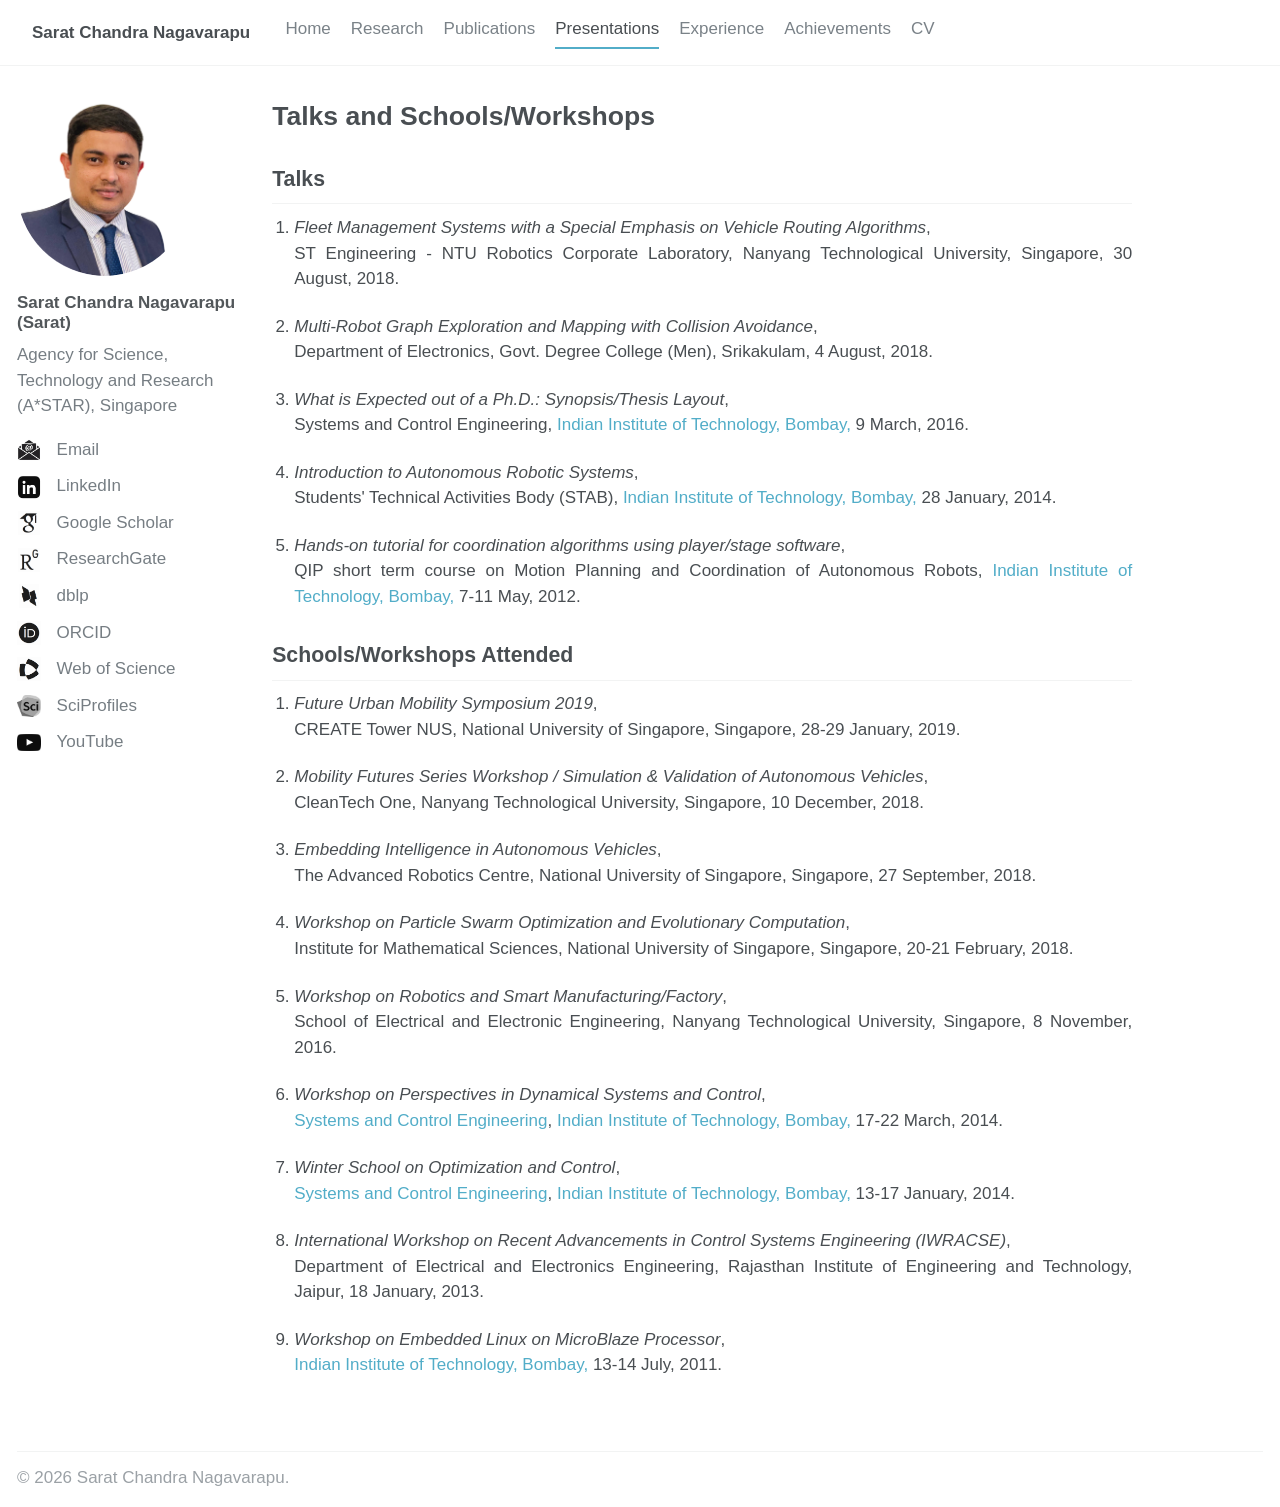
<file: presentations.html>
<!doctype html>
<html lang="en">
<head>
  <meta charset="utf-8">
  <meta name="viewport" content="width=device-width, initial-scale=1">
  <title>Presentations@Sarat</title>
  <link rel="stylesheet" href="assets/style.css">
</head>
<body>
<header class="masthead">
  <div class="masthead__inner-wrap">
    <div class="masthead__menu">
      <nav class="greedy-nav">
        <a class="site-title" href="index.html">Sarat Chandra Nagavarapu</a>
        <ul class="visible-links">
          <li class="masthead__menu-item"><a class="" href="index.html">Home</a></li>
          <li class="masthead__menu-item"><a class="" href="research.html">Research</a></li>
          <li class="masthead__menu-item"><a class="" href="pub.html">Publications</a></li>
          <li class="masthead__menu-item"><a class="active" href="presentations.html">Presentations</a></li>
          <li class="masthead__menu-item"><a class="" href="experience.html">Experience</a></li>
          <li class="masthead__menu-item"><a class="" href="ach.html">Achievements</a></li>
          <li class="masthead__menu-item"><a href="Sarat_CV.pdf" target="_blank" rel="noopener">CV</a></li>
        </ul>
      </nav>
    </div>
  </div>
</header>

<div id="main" role="main">
    
<aside class="sidebar">
  <div class="author__avatar">
    <img src="Sarat.png" alt="Sarat Chandra Nagavarapu">
  </div>
  <div class="author__content">
    <h3 class="author__name">Sarat Chandra Nagavarapu (Sarat)</h3>
    <p class="author__bio">Agency for Science, Technology and Research (A*STAR), Singapore</p>
  </div>
  <div class="author__urls-wrapper">
    <button class="btn btn--inverse">Follow</button>
    <ul class="author__urls social-icons">
            <!--<li><a ><img src="Location.png" alt="Location"><span class="label">Singapore</span></a></li>-->
      <li><a href="mailto:saratchandra.nagavarapu@gmail.com"><img src="Email.jpg" alt="Email"><span class="label">Email</span></a></li>
      <li><a href="https://in.linkedin.com/in/saratcn" target="_blank" rel="noopener"><img src="LinkedIn.png" alt="LinkedIn"> <span class="label">LinkedIn</span></a></li>
      <li><a href="https://scholar.google.co.in/citations?user=-7udTa8AAAAJ&amp;hl=en" target="_blank" rel="noopener"><img src="Google_Scholar.png" alt="Google Scholar"> <span class="label">Google Scholar</span></a></li>
      <li><a href="https://www.researchgate.net/profile/Sarat_Nagavarapu" target="_blank" rel="noopener"><img src="Research_Gate.png" alt="ResearchGate"> <span class="label">ResearchGate</span></a></li>
      <li><a href="http://dblp.uni-trier.de/pers/hd/n/Nagavarapu:Sarat_Chandra" target="_blank" rel="noopener"><img src="DBLP.png" alt="dblp"> <span class="label">dblp</span></a></li>
      <li><a href="http://orcid.org/0000-0001-7961-8257" target="_blank" rel="noopener"><img src="Orcid.png" alt="ORCID"> <span class="label">ORCID</span></a></li>
      <li><a href="https://www.webofscience.com/wos/author/rid/I-4884-2019" target="_blank" rel="noopener"><img src="WoS.png" alt="WoS"> <span class="label">Web of Science</span></a></li>
      <li><a href="https://sciprofiles.com/profile/2306822" target="_blank" rel="noopener"><img src="SciProfiles.png" alt="SciProfiles"> <span class="label">SciProfiles</span></a></li>
      <li><a href="https://www.youtube.com/@saratchandranagavarapu" target="_blank" rel="noopener"><img src="YouTube.png" alt="YouTube"> <span class="label">YouTube</span></a></li>
    </ul>
  </div>
</aside>

    <main class="page" aria-label="Content"><div class="page__inner-wrap"><section class="page__content">
      <article class="paper">
        
<h1>Talks and Schools/Workshops</h1>

<h2>Talks</h2>
<ol>
<li><p><i>Fleet Management Systems with a Special Emphasis on Vehicle Routing Algorithms</i>, <br/>ST Engineering - NTU Robotics Corporate Laboratory, Nanyang Technological University, Singapore, 30 August, 2018.</p></li>
<li><p><i>Multi-Robot Graph Exploration and Mapping with Collision Avoidance</i>, <br/>Department of Electronics, Govt. Degree College (Men), Srikakulam, 4 August, 2018.</p></li>
<li><p><i>What is Expected out of a Ph.D.: Synopsis/Thesis Layout</i>, <br/>Systems and Control Engineering, <a href="http://www.iitb.ac.in/">Indian Institute of Technology, Bombay,</a> 9 March, 2016.</p></li>
<li><p><i>Introduction to Autonomous Robotic Systems</i>,<br/> Students' Technical Activities Body (STAB), <a href="http://www.iitb.ac.in/">Indian Institute of Technology, Bombay,</a> 28 January, 2014.</p></li>
<li><p><i>Hands-on tutorial for coordination algorithms using player/stage software</i>, <br/>QIP short term course on Motion Planning and Coordination of Autonomous Robots, <a href="http://www.iitb.ac.in/">Indian Institute of Technology, Bombay,</a> 7-11 May, 2012.</p></li>
</ol>

<h2>Schools/Workshops Attended</h2>
<ol>
<li><p><i>Future Urban Mobility Symposium 2019</i>,<br/> CREATE Tower NUS, National University of Singapore, Singapore, 28-29 January, 2019.</p></li>
<li><p><i>Mobility Futures Series Workshop / Simulation & Validation of Autonomous Vehicles</i>,<br/> CleanTech One, Nanyang Technological University, Singapore, 10 December, 2018.</p></li>
<li><p><i>Embedding Intelligence in Autonomous Vehicles</i>,<br/> The Advanced Robotics Centre, National University of Singapore, Singapore, 27 September, 2018.</p></li>
<li><p><i>Workshop on Particle Swarm Optimization and Evolutionary Computation</i>,<br/> Institute for Mathematical Sciences, National University of Singapore, Singapore, 20-21 February, 2018.</p></li>
<li><p><i>Workshop on Robotics and Smart Manufacturing/Factory</i>,<br/> School of Electrical and Electronic Engineering, Nanyang Technological University, Singapore, 8 November, 2016.</p></li>
<li><p><i>Workshop on Perspectives in Dynamical Systems and Control</i>,<br/> <a href="http://www.sc.iitb.ac.in/">Systems and Control Engineering</a>, <a href="http://www.iitb.ac.in/">Indian Institute of Technology, Bombay,</a> 17-22 March, 2014.</p></li>
<li><p><i>Winter School on Optimization and Control</i>,<br/> <a href="http://www.sc.iitb.ac.in/">Systems and Control Engineering</a>, <a href="http://www.iitb.ac.in/">Indian Institute of Technology, Bombay,</a> 13-17 January, 2014.</p></li>
<li><p><i>International Workshop on Recent Advancements in Control Systems Engineering (IWRACSE)</i>,<br/> Department of Electrical and Electronics Engineering, Rajasthan Institute of Engineering and Technology, Jaipur, 18 January, 2013.</p></li>
<li><p><i>Workshop on Embedded Linux on MicroBlaze Processor</i>,<br/> <a href="http://www.iitb.ac.in/">Indian Institute of Technology, Bombay,</a> 13-14 July, 2011.</p></li>
</ol>

      </article>
        </section>
      </div>
    </main>
  </div>
<footer class="page__footer"><div class="page__footer-follow"></div><div class="page__footer-copyright">&copy; 2026 Sarat Chandra Nagavarapu.</div></footer>
</body>
</html>
</file>
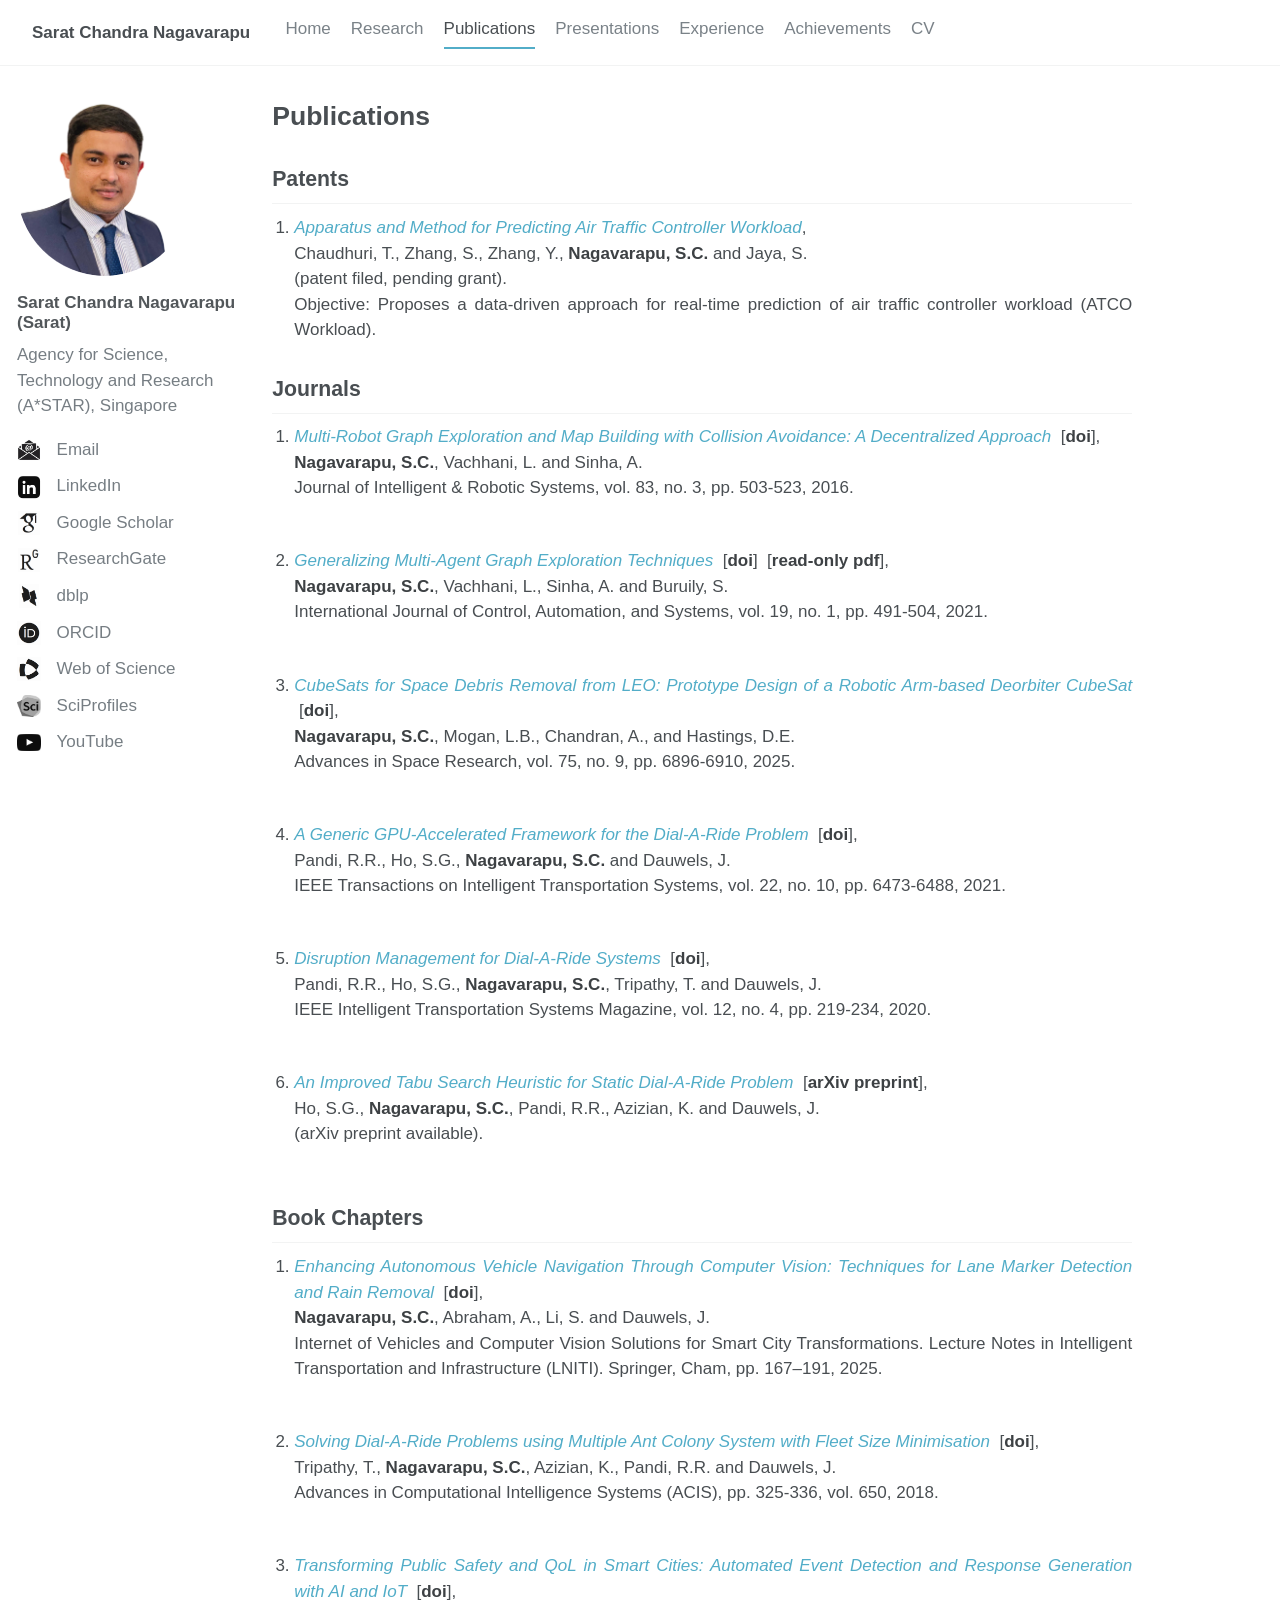
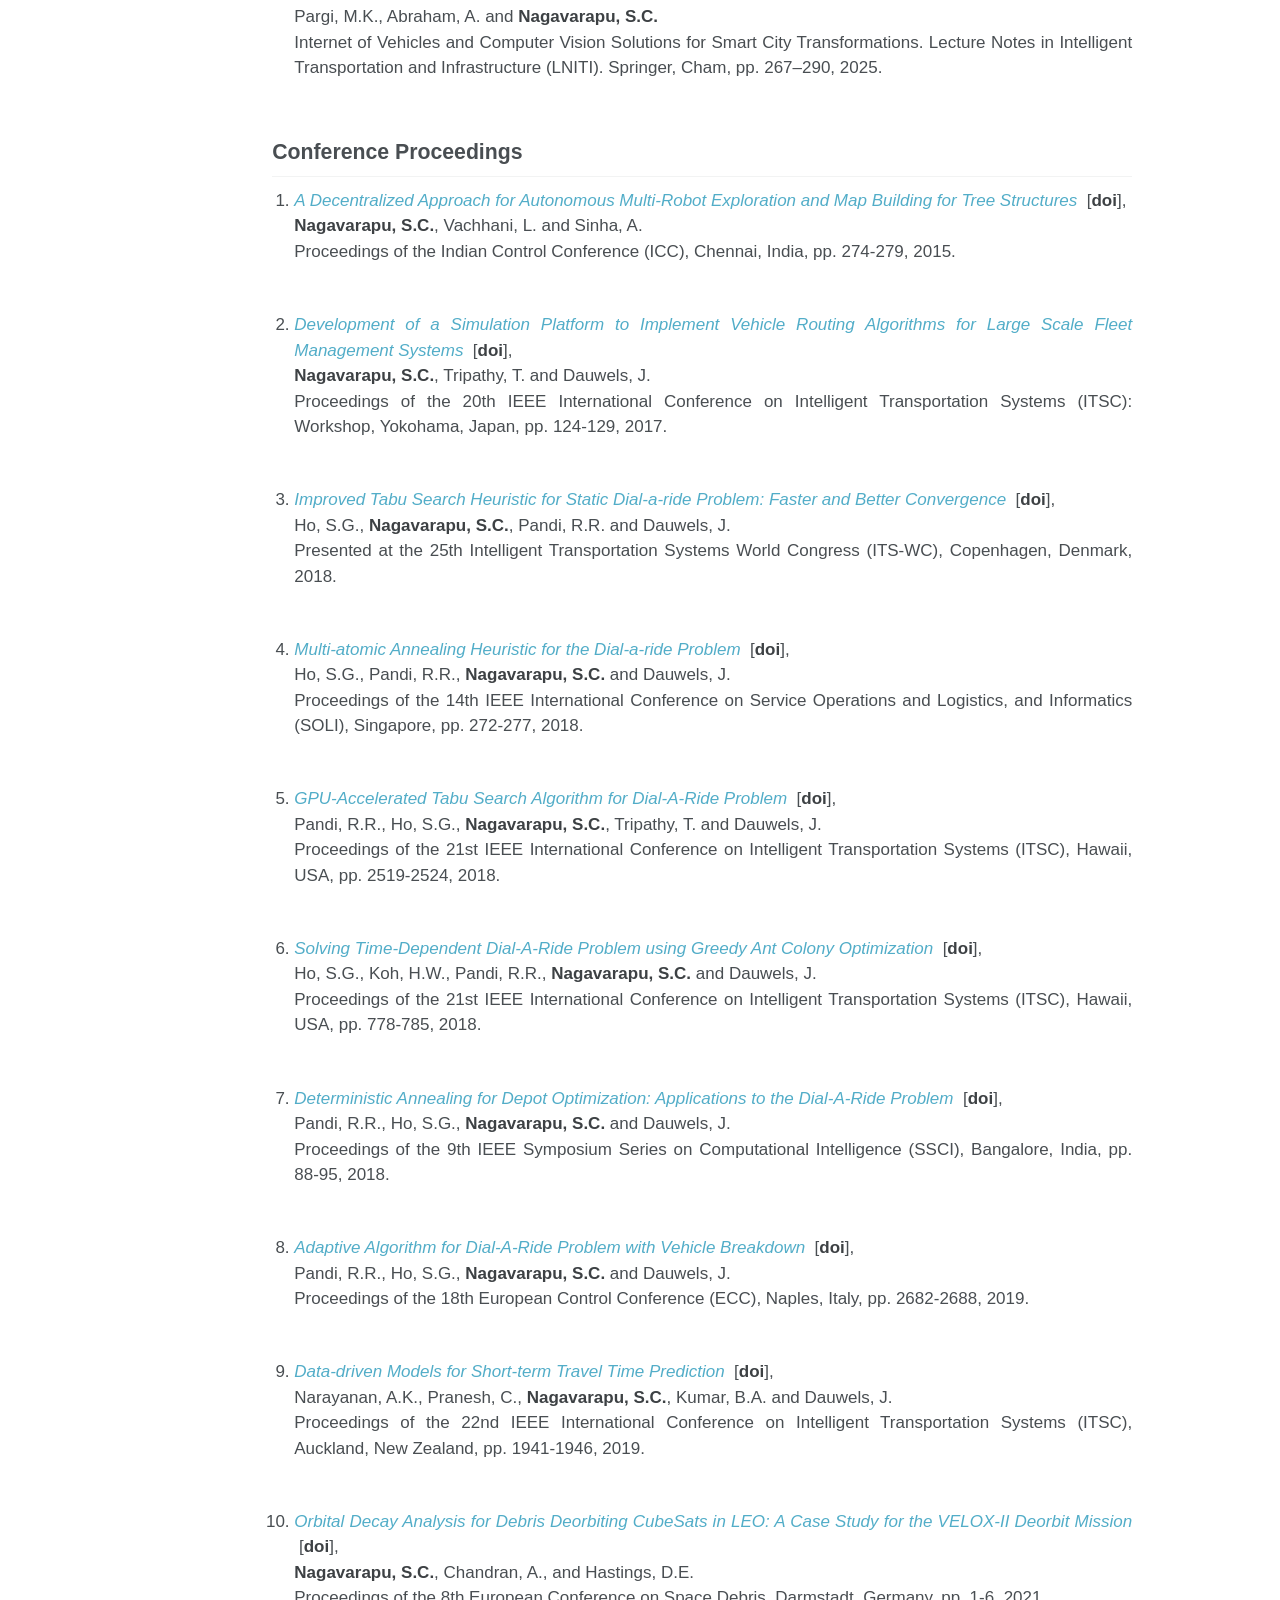
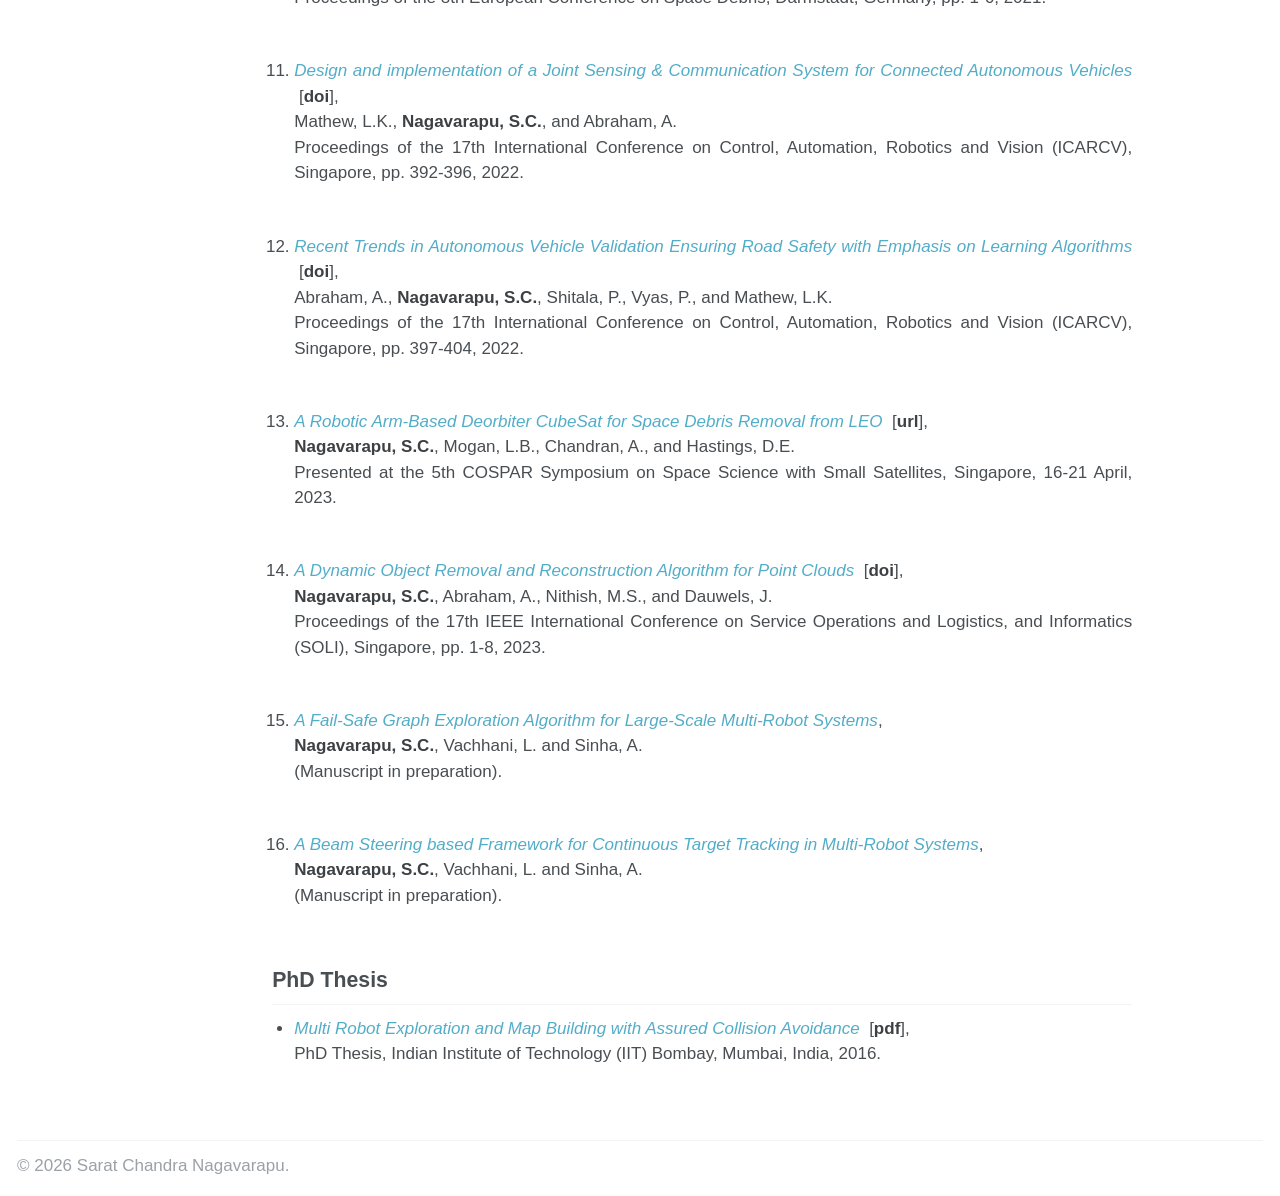
<file: pub.html>
<!doctype html>
<html lang="en">
<head>
  <meta charset="utf-8">
  <meta name="viewport" content="width=device-width, initial-scale=1">
  <title>Publications@Sarat</title>
  <link rel="stylesheet" href="assets/style.css">
</head>
<body>
<header class="masthead">
  <div class="masthead__inner-wrap">
    <div class="masthead__menu">
      <nav class="greedy-nav">
        <a class="site-title" href="index.html">Sarat Chandra Nagavarapu</a>
        <ul class="visible-links">
          <li class="masthead__menu-item"><a class="" href="index.html">Home</a></li>
          <li class="masthead__menu-item"><a class="" href="research.html">Research</a></li>
          <li class="masthead__menu-item"><a class="active" href="pub.html">Publications</a></li>
          <li class="masthead__menu-item"><a class="" href="presentations.html">Presentations</a></li>
          <li class="masthead__menu-item"><a class="" href="experience.html">Experience</a></li>
          <li class="masthead__menu-item"><a class="" href="ach.html">Achievements</a></li>
          <li class="masthead__menu-item"><a href="Sarat_CV.pdf" target="_blank" rel="noopener">CV</a></li>
        </ul>
      </nav>
    </div>
  </div>
</header>

<div id="main" role="main">
    
<aside class="sidebar">
  <div class="author__avatar">
    <img src="Sarat.png" alt="Sarat Chandra Nagavarapu">
  </div>
  <div class="author__content">
    <h3 class="author__name">Sarat Chandra Nagavarapu (Sarat)</h3>
    <p class="author__bio">Agency for Science, Technology and Research (A*STAR), Singapore</p>
  </div>
  <div class="author__urls-wrapper">
    <button class="btn btn--inverse">Follow</button>
    <ul class="author__urls social-icons">
            <!--<li><a ><img src="Location.png" alt="Location"><span class="label">Singapore</span></a></li>-->
      <li><a href="mailto:saratchandra.nagavarapu@gmail.com"><img src="Email.jpg" alt="Email"><span class="label">Email</span></a></li>
      <li><a href="https://in.linkedin.com/in/saratcn" target="_blank" rel="noopener"><img src="LinkedIn.png" alt="LinkedIn"> <span class="label">LinkedIn</span></a></li>
      <li><a href="https://scholar.google.co.in/citations?user=-7udTa8AAAAJ&amp;hl=en" target="_blank" rel="noopener"><img src="Google_Scholar.png" alt="Google Scholar"> <span class="label">Google Scholar</span></a></li>
      <li><a href="https://www.researchgate.net/profile/Sarat_Nagavarapu" target="_blank" rel="noopener"><img src="Research_Gate.png" alt="ResearchGate"> <span class="label">ResearchGate</span></a></li>
      <li><a href="http://dblp.uni-trier.de/pers/hd/n/Nagavarapu:Sarat_Chandra" target="_blank" rel="noopener"><img src="DBLP.png" alt="dblp"> <span class="label">dblp</span></a></li>
      <li><a href="http://orcid.org/0000-0001-7961-8257" target="_blank" rel="noopener"><img src="Orcid.png" alt="ORCID"> <span class="label">ORCID</span></a></li>
      <li><a href="https://www.webofscience.com/wos/author/rid/I-4884-2019" target="_blank" rel="noopener"><img src="WoS.png" alt="WoS"> <span class="label">Web of Science</span></a></li>
      <li><a href="https://sciprofiles.com/profile/2306822" target="_blank" rel="noopener"><img src="SciProfiles.png" alt="SciProfiles"> <span class="label">SciProfiles</span></a></li>
      <li><a href="https://www.youtube.com/@saratchandranagavarapu" target="_blank" rel="noopener"><img src="YouTube.png" alt="YouTube"> <span class="label">YouTube</span></a></li>
    </ul>
  </div>
</aside>

    <main class="page" aria-label="Content"><div class="page__inner-wrap"><section class="page__content">
      <article class="paper">
        
<div class="fluid" id="subcontents">
<h1>Publications</h1>

<h2>Patents</h2>
<ol>
<li><p>
<i><font color="blue">Apparatus and Method for Predicting Air Traffic Controller Workload</font></i>,
<br/>
Chaudhuri, T., Zhang, S., Zhang, Y., <b>Nagavarapu, S.C.</b> and Jaya, S.
<br/>
(patent filed, pending grant).
<br/>
Objective: Proposes a data-driven approach for real-time prediction of air traffic controller workload (ATCO Workload).
<br/>
</p></li>
</ol>
<h2>Journals</h2>
<ol>
<li><p>
<i><font color="blue">Multi-Robot Graph Exploration and Map Building with Collision Avoidance: A Decentralized Approach</font></i>  [<a href="http://link.springer.com/article/10.1007/s10846-015-0309-9" target="_blank"><b>doi</b></a>],
<br/>
<b>Nagavarapu, S.C.</b>, Vachhani, L. and Sinha, A.
<br/>
Journal of Intelligent &amp; Robotic Systems, vol. 83, no. 3, pp. 503-523, 2016.
<br/><br/>
</p></li>
<li><p>
<i><font color="blue">Generalizing Multi-Agent Graph Exploration Techniques</font></i>  [<a href="https://link.springer.com/article/10.1007/s12555-019-0067-8" target="_blank"><b>doi</b></a>]  [<a href="https://rdcu.be/b49Sg" target="_blank"><b>read-only pdf</b></a>],
<br/>
<b>Nagavarapu, S.C.</b>, Vachhani, L., Sinha, A. and Buruily, S.
<br/>
International Journal of Control, Automation, and Systems, vol. 19, no. 1, pp. 491-504, 2021.
<br/><br/>
</p></li>
<li><p>
<i><font color="blue">CubeSats for Space Debris Removal from LEO: Prototype Design of a Robotic Arm-based Deorbiter CubeSat</font></i>  [<a href="https://www.sciencedirect.com/science/article/abs/pii/S0273117724008123" target="_blank"><b>doi</b></a>],
<br/>
<b>Nagavarapu, S.C.</b>, Mogan, L.B., Chandran, A., and Hastings, D.E.
<br/>
Advances in Space Research, vol. 75, no. 9, pp. 6896-6910, 2025.
<br/><br/>
</p></li>
<li><p>
<i><font color="blue">A Generic GPU-Accelerated Framework for the Dial-A-Ride Problem</font></i>  [<a href="https://ieeexplore.ieee.org/document/9095251" target="_blank"><b>doi</b></a>],
<br/>
Pandi, R.R., Ho, S.G., <b>Nagavarapu, S.C.</b> and Dauwels, J.
<br/>
IEEE Transactions on Intelligent Transportation Systems, vol. 22, no. 10, pp. 6473-6488, 2021.
<br/><br/>
</p></li>
<li><p>
<i><font color="blue">Disruption Management for Dial-A-Ride Systems</font></i>  [<a href="https://ieeexplore.ieee.org/document/9186274" target="_blank"><b>doi</b></a>],
<br/>
Pandi, R.R., Ho, S.G., <b>Nagavarapu, S.C.</b>, Tripathy, T. and Dauwels, J.
<br/>
IEEE Intelligent Transportation Systems Magazine, vol. 12, no. 4, pp. 219-234, 2020.
<br/><br/>
</p></li>
<li><p>
<i><font color="blue">An Improved Tabu Search Heuristic for Static Dial-A-Ride Problem</font></i>  [<a href="https://arxiv.org/abs/1801.09547" target="_blank"><b>arXiv preprint</b></a>],
<br/>
Ho, S.G., <b>Nagavarapu, S.C.</b>, Pandi, R.R., Azizian, K. and Dauwels, J.
<br/>
(arXiv preprint available).
<br/><br/>
</p></li>


</ol>
<h2>Book Chapters</h2>
<ol>
<li><p>
<i><font color="blue">Enhancing Autonomous Vehicle Navigation Through Computer Vision: Techniques for Lane Marker Detection and Rain Removal</font></i>  [<a href="https://link.springer.com/chapter/10.1007/978-3-031-72959-1_8" target="_blank"><b>doi</b></a>],
<br/>
<b>Nagavarapu, S.C.</b>, Abraham, A., Li, S. and Dauwels, J.
<br/>
Internet of Vehicles and Computer Vision Solutions for Smart City Transformations. Lecture Notes in Intelligent Transportation and Infrastructure (LNITI). Springer, Cham, pp. 167–191, 2025.
<br/><br/>
</p></li>
<li><p>
<i><font color="blue">Solving Dial-A-Ride Problems using Multiple Ant Colony System with Fleet Size Minimisation</font></i>  [<a href="https://doi.org/10.1007/978-3-319-66939-7_28" target="_blank"><b>doi</b></a>],
<br/>
Tripathy, T., <b>Nagavarapu, S.C.</b>, Azizian, K., Pandi, R.R. and Dauwels, J.
<br/>
Advances in Computational Intelligence Systems (ACIS), pp. 325-336, vol. 650, 2018.

<br/><br/>
</p></li>
<li><p>
<i><font color="blue">Transforming Public Safety and QoL in Smart Cities: Automated Event Detection and Response Generation with AI and IoT</font></i>  [<a href="https://link.springer.com/chapter/10.1007/978-3-031-72959-1_12" target="_blank"><b>doi</b></a>],
<br/>
Pargi, M.K., Abraham, A. and <b>Nagavarapu, S.C.</b>
<br/>
Internet of Vehicles and Computer Vision Solutions for Smart City Transformations. Lecture Notes in Intelligent Transportation and Infrastructure (LNITI). Springer, Cham, pp. 267–290, 2025.
<br/><br/>
</p></li>
</ol>
<h2>Conference Proceedings</h2>
<ol>

<li><p>
<i><font color="blue">A Decentralized Approach for Autonomous Multi-Robot Exploration and Map Building for Tree Structures</font></i>  [<a href="https://www.researchgate.net/publication/303814984_A_Decentralized_Approach_for_Autonomous_Multi-Robot_Exploration_and_Map_Building_for_Tree_Structures" target="_blank"><b>doi</b></a>],
<br/>
<b>Nagavarapu, S.C.</b>, Vachhani, L. and Sinha, A.
<br/>
Proceedings of the Indian Control Conference (ICC), Chennai, India, pp. 274-279, 2015.
<br/><br/>
</p></li>
<li><p>
<i><font color="blue">Development of a Simulation Platform to Implement Vehicle Routing Algorithms for Large Scale Fleet Management Systems</font></i>  [<a href="https://ieeexplore.ieee.org/document/8317958/" target="_blank"><b>doi</b></a>],
<br/>
<b>Nagavarapu, S.C.</b>, Tripathy, T. and Dauwels, J.
<br/>
Proceedings of the 20th IEEE International Conference on Intelligent Transportation Systems (ITSC): Workshop, Yokohama, Japan, pp. 124-129, 2017.
<br/><br/>
</p></li>
<li><p>
<i><font color="blue">Improved Tabu Search Heuristic for Static Dial-a-ride Problem: Faster and Better Convergence</font></i>  [<a href="https://arxiv.org/pdf/1801.09547v1.pdf" target="_blank"><b>doi</b></a>],
<br/>
Ho, S.G., <b>Nagavarapu, S.C.</b>, Pandi, R.R. and Dauwels, J.
<br/>
Presented at the 25th Intelligent Transportation Systems World Congress (ITS-WC), Copenhagen, Denmark, 2018.
<br/><br/>
</p></li>
<li><p>
<i><font color="blue">Multi-atomic Annealing Heuristic for the Dial-a-ride Problem</font></i>  [<a href="https://ieeexplore.ieee.org/document/8476748" target="_blank"><b>doi</b></a>],
<br/>
Ho, S.G., Pandi, R.R., <b>Nagavarapu, S.C.</b> and Dauwels, J.
<br/>
Proceedings of the 14th IEEE International Conference on Service Operations and Logistics, and Informatics (SOLI), Singapore, pp. 272-277, 2018.
<br/><br/>
</p></li>
<li><p>
<i><font color="blue">GPU-Accelerated Tabu Search Algorithm for Dial-A-Ride Problem</font></i>  [<a href="https://ieeexplore.ieee.org/document/8569472" target="_blank"><b>doi</b></a>],
<br/>
Pandi, R.R., Ho, S.G., <b>Nagavarapu, S.C.</b>, Tripathy, T. and Dauwels, J.
<br/>
Proceedings of the 21st IEEE International Conference on Intelligent Transportation Systems (ITSC), Hawaii, USA, pp. 2519-2524, 2018.
<br/><br/>
</p></li>
<li><p>
<i><font color="blue">Solving Time-Dependent Dial-A-Ride Problem using Greedy Ant Colony Optimization</font></i>  [<a href="https://ieeexplore.ieee.org/document/8569733" target="_blank"><b>doi</b></a>],
<br/>
Ho, S.G., Koh, H.W., Pandi, R.R., <b>Nagavarapu, S.C.</b> and Dauwels, J.
<br/>
Proceedings of the 21st IEEE International Conference on Intelligent Transportation Systems (ITSC), Hawaii, USA, pp. 778-785, 2018.
<br/><br/>
</p></li>
<li><p>
<i><font color="blue">Deterministic Annealing for Depot Optimization: Applications to the Dial-A-Ride Problem</font></i>  [<a href="https://ieeexplore.ieee.org/document/8628642" target="_blank"><b>doi</b></a>],
<br/>
Pandi, R.R., Ho, S.G., <b>Nagavarapu, S.C.</b> and Dauwels, J.
<br/>
Proceedings of the 9th IEEE Symposium Series on Computational Intelligence (SSCI), Bangalore, India, pp. 88-95, 2018.
<br/><br/>
</p></li>
<li><p>
<i><font color="blue">Adaptive Algorithm for Dial-A-Ride Problem with Vehicle Breakdown</font></i>  [<a href="https://ieeexplore.ieee.org/document/8795619" target="_blank"><b>doi</b></a>],
<br/>
Pandi, R.R., Ho, S.G., <b>Nagavarapu, S.C.</b> and Dauwels, J.
<br/>
Proceedings of the 18th European Control Conference (ECC), Naples, Italy, pp. 2682-2688, 2019.
<br/><br/>
</p></li>
<li><p>
<i><font color="blue">Data-driven Models for Short-term Travel Time Prediction</font></i>  [<a href="https://ieeexplore.ieee.org/document/8917456" target="_blank"><b>doi</b></a>],
<br/>
Narayanan, A.K., Pranesh, C., <b>Nagavarapu, S.C.</b>, Kumar, B.A. and Dauwels, J.
<br/>
Proceedings of the 22nd IEEE International Conference on Intelligent Transportation Systems (ITSC), Auckland, New Zealand, pp. 1941-1946, 2019.
<br/><br/>
</p></li>
<li><p>
<i><font color="blue">Orbital Decay Analysis for Debris Deorbiting CubeSats in LEO: A Case Study for the VELOX-II Deorbit Mission</font></i>  [<a href="https://conference.sdo.esoc.esa.int/proceedings/sdc8/paper/297" target="_blank"><b>doi</b></a>],
<br/>
<b>Nagavarapu, S.C.</b>, Chandran, A., and Hastings, D.E.
<br/>
Proceedings of the 8th European Conference on Space Debris, Darmstadt, Germany, pp. 1-6, 2021.
<br/><br/>
</p></li>
<li><p>
<i><font color="blue">Design and implementation of a Joint Sensing &amp; Communication System for Connected Autonomous Vehicles</font></i>  [<a href="https://ieeexplore.ieee.org/abstract/document/10004341" target="_blank"><b>doi</b></a>],
<br/>
Mathew, L.K., <b>Nagavarapu, S.C.</b>, and Abraham, A.
<br/>
Proceedings of the 17th International Conference on Control, Automation, Robotics and Vision (ICARCV), Singapore, pp. 392-396, 2022.
<br/><br/>
</p></li>
<li><p>
<i><font color="blue">Recent Trends in Autonomous Vehicle Validation Ensuring Road Safety with Emphasis on Learning Algorithms</font></i>  [<a href="https://ieeexplore.ieee.org/abstract/document/10004304" target="_blank"><b>doi</b></a>],
<br/>
Abraham, A., <b>Nagavarapu, S.C.</b>, Shitala, P., Vyas, P., and Mathew, L.K.
<br/>
Proceedings of the 17th International Conference on Control, Automation, Robotics and Vision (ICARCV), Singapore, pp. 397-404, 2022.
<br/><br/>
</p></li>
<li><p>
<i><font color="blue">A Robotic Arm-Based Deorbiter CubeSat for Space Debris Removal from LEO</font></i>  [<a href="https://app.cospar-assembly.org/2023/browser/presentation/32872" target="_blank"><b>url</b></a>],
<br/>
<b>Nagavarapu, S.C.</b>, Mogan, L.B., Chandran, A., and Hastings, D.E.
<br/>
Presented at the 5th COSPAR Symposium on Space Science with Small Satellites, Singapore, 16-21 April, 2023.
<br/><br/>
</p></li>
<li><p>
<i><font color="blue">A Dynamic Object Removal and Reconstruction Algorithm for Point Clouds</font></i>  [<a href="https://ieeexplore.ieee.org/document/10425733" target="_blank"><b>doi</b></a>],
<br/>
<b>Nagavarapu, S.C.</b>, Abraham, A., Nithish, M.S., and Dauwels, J.
<br/>
Proceedings of the 17th IEEE International Conference on Service Operations and Logistics, and Informatics (SOLI), Singapore, pp. 1-8, 2023.
<br/><br/>
</p></li>

<li><p>
<i><font color="blue">A Fail-Safe Graph Exploration Algorithm for Large-Scale Multi-Robot Systems</font></i>,
<br/>
<b>Nagavarapu, S.C.</b>, Vachhani, L. and Sinha, A.
<br/>
(Manuscript in preparation).
<br/><br/>
</p></li>
<li><p>
<i><font color="blue">A Beam Steering based Framework for Continuous Target Tracking in Multi-Robot Systems</font></i>,
<br/>
<b>Nagavarapu, S.C.</b>, Vachhani, L. and Sinha, A.
<br/>
(Manuscript in preparation).
<br/><br/>
</p></li>
</ol>
<h2>PhD Thesis</h2>
<ul>
<li><p>
<i><font color="blue">Multi Robot Exploration and Map Building with Assured Collision Avoidance</font></i>  [<a href="Sarat_PhD_Thesis.pdf" target="_blank"><b>pdf</b></a>],<br/>PhD Thesis, Indian Institute of Technology (IIT) Bombay, Mumbai, India, 2016. <br/>
</p></li>
</ul>
</p>
</div>


      </article>
        </section>
      </div>
    </main>
  </div>
<footer class="page__footer"><div class="page__footer-follow"></div><div class="page__footer-copyright">&copy; 2026 Sarat Chandra Nagavarapu.</div></footer>
</body>
</html>
</file>
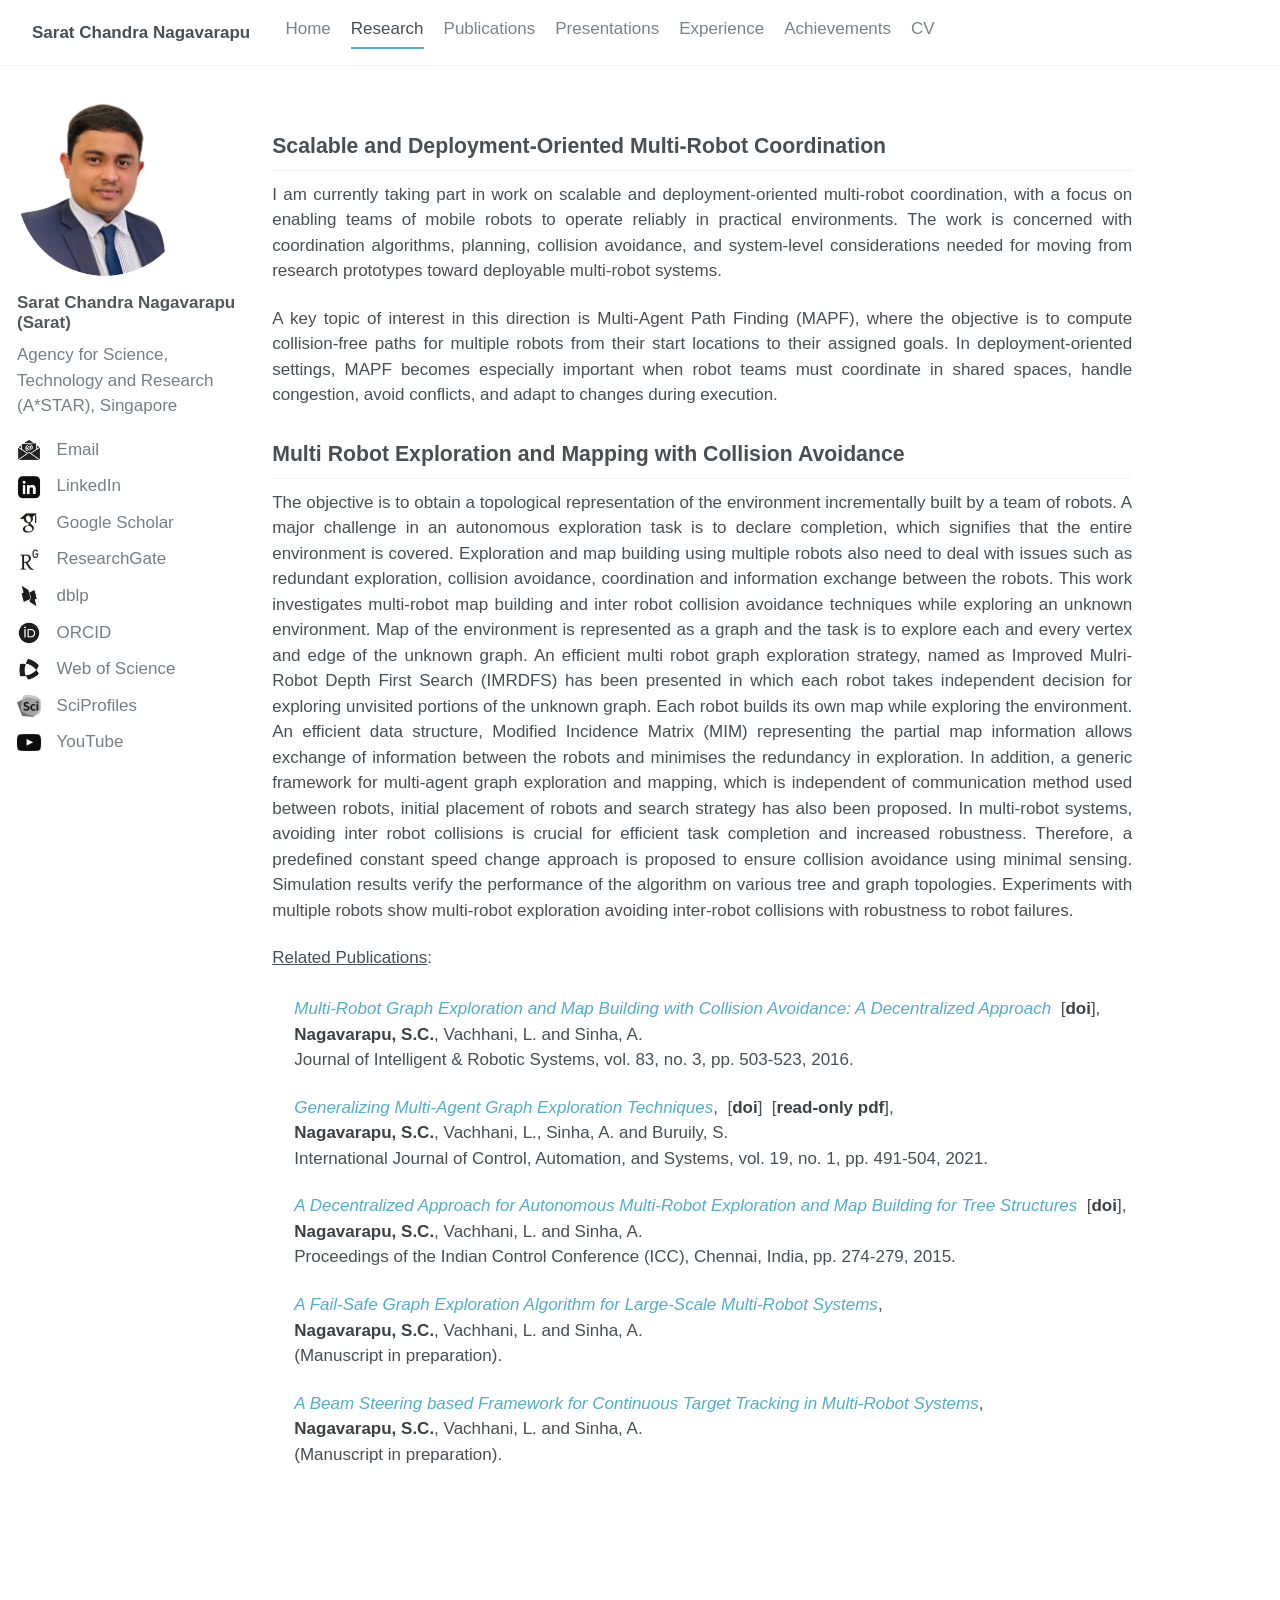
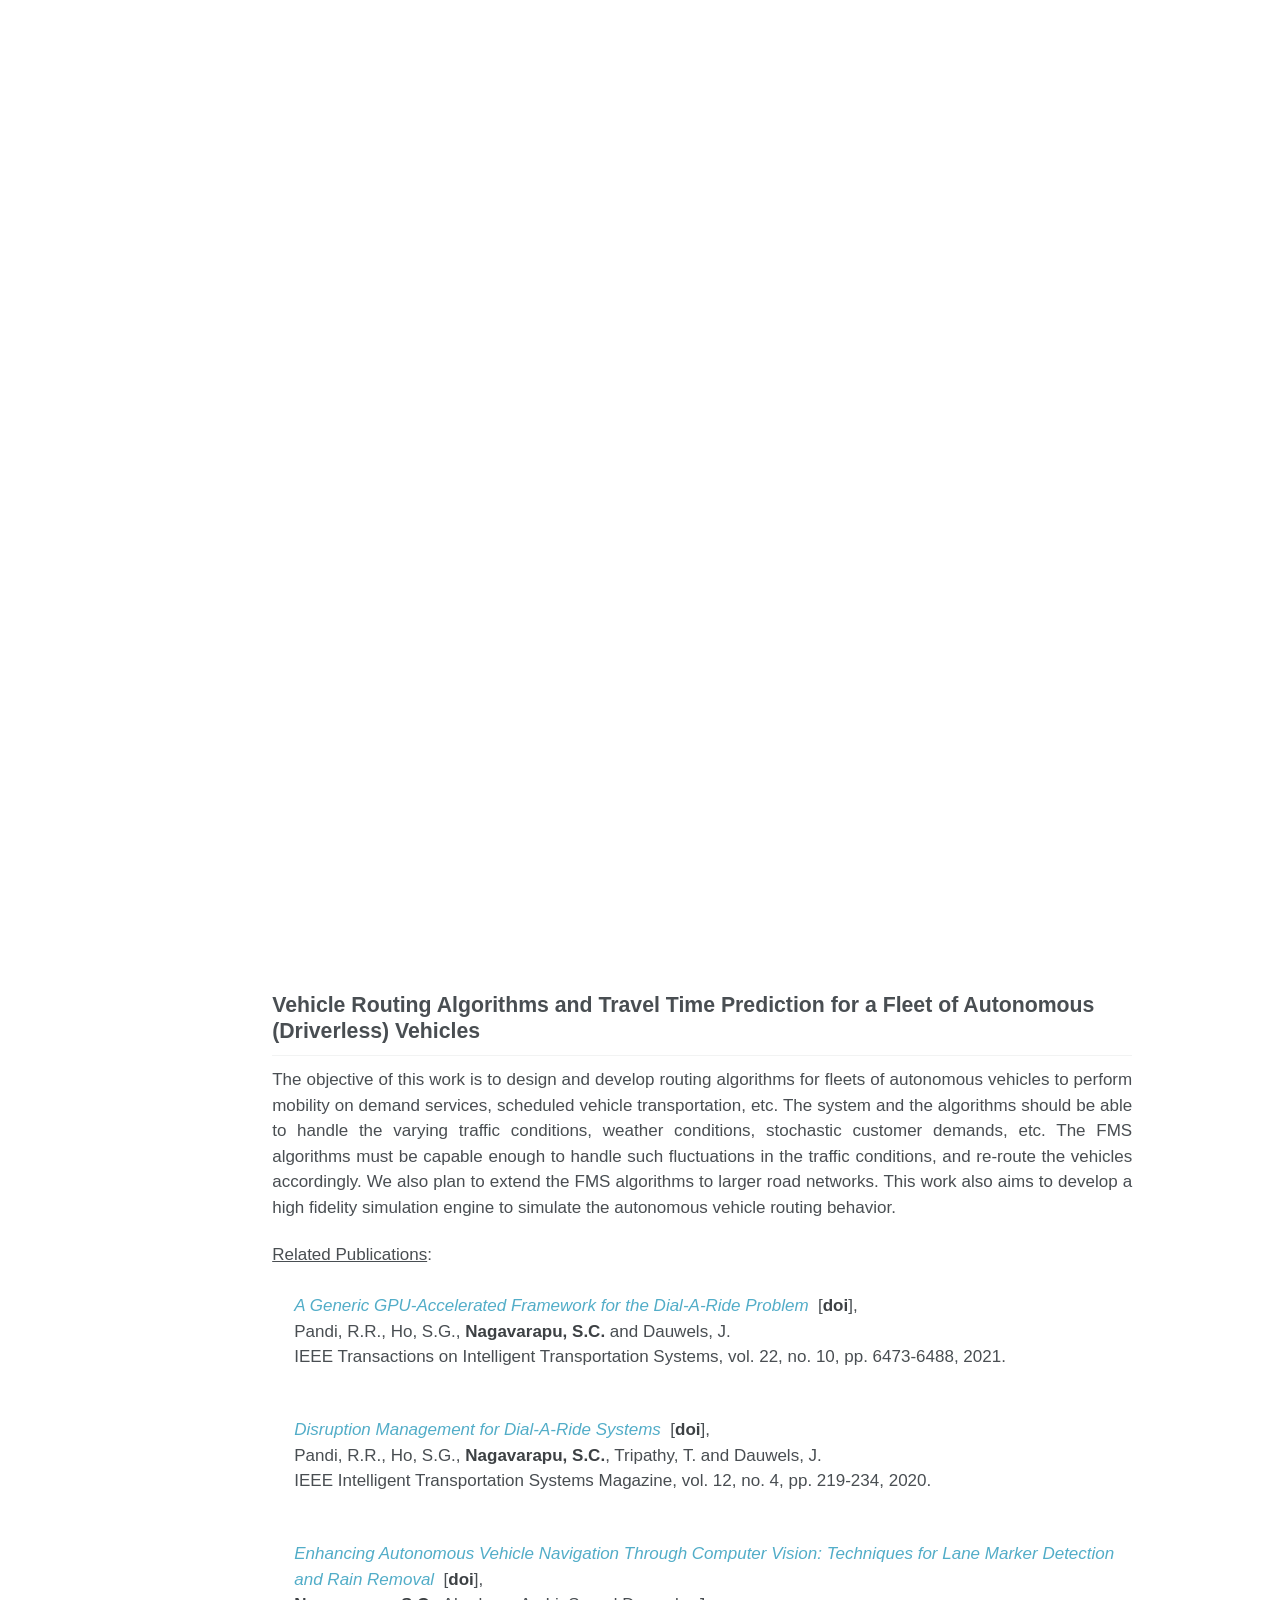
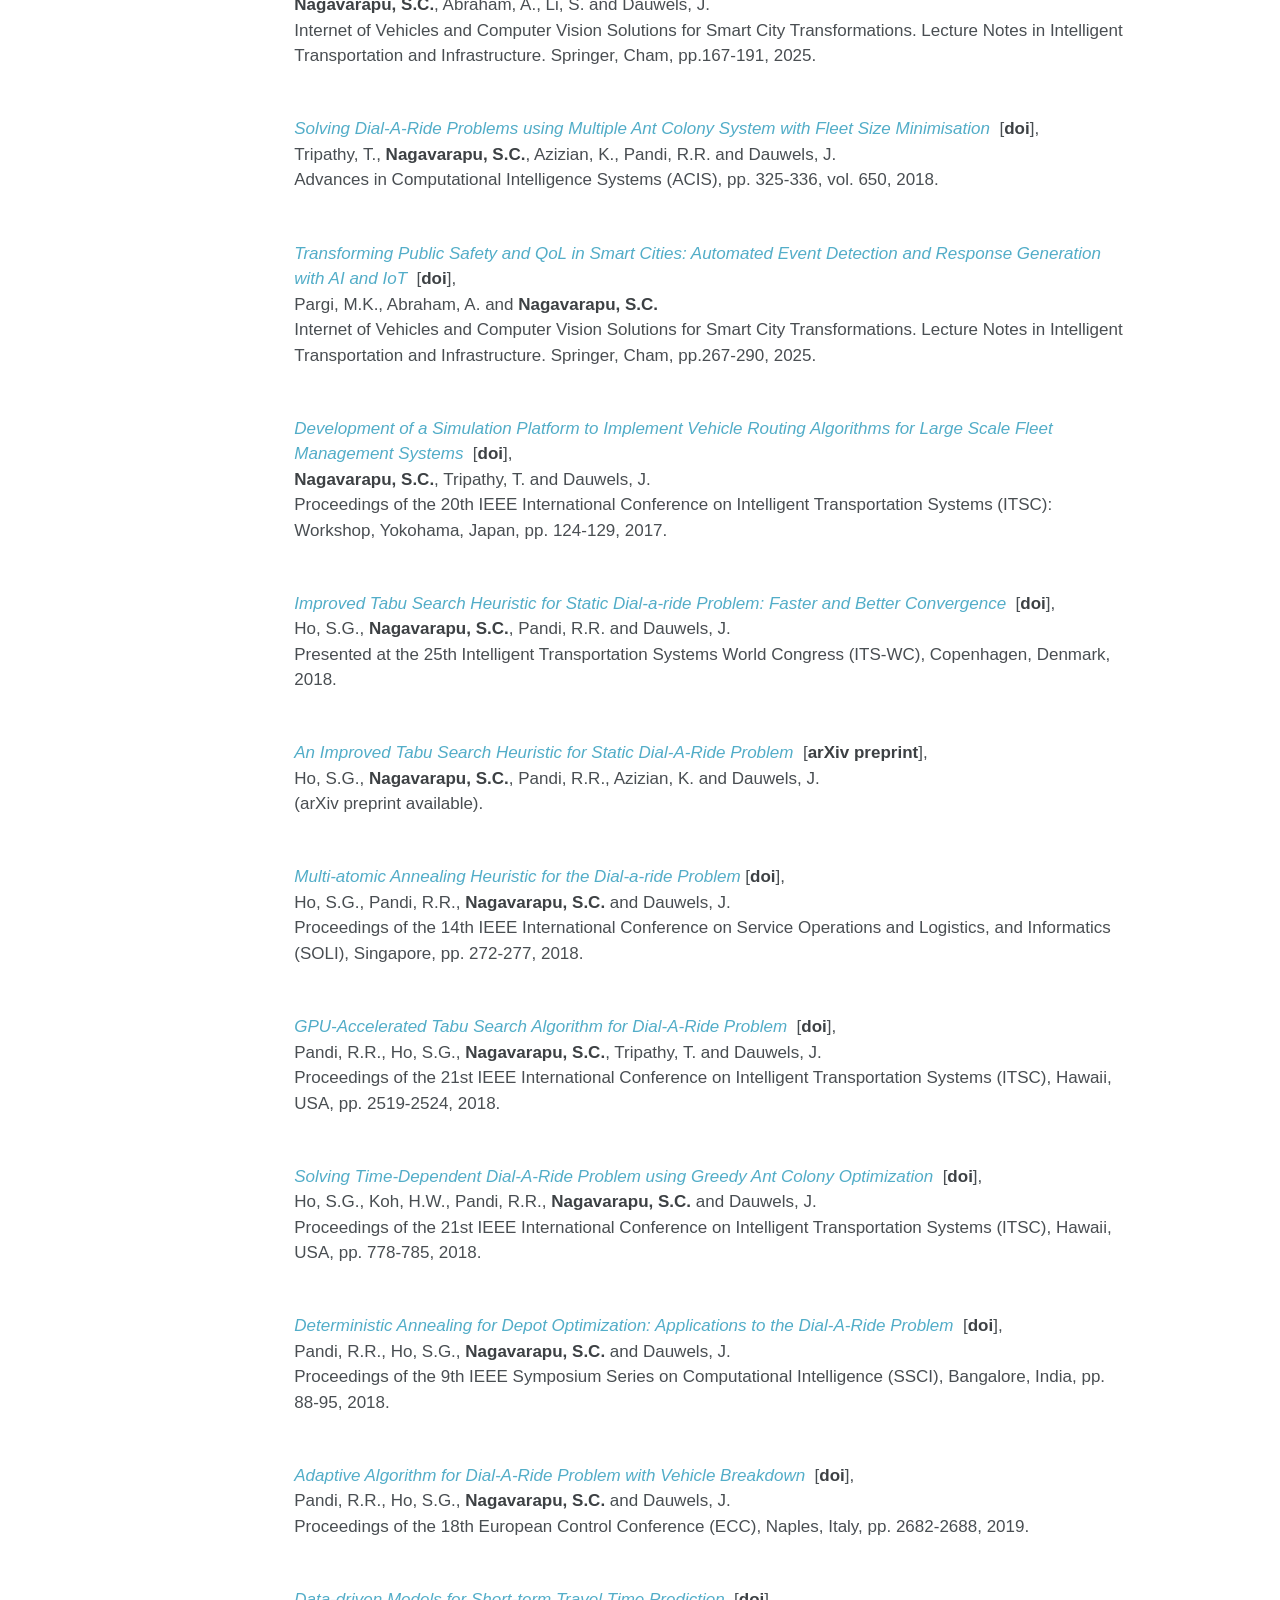
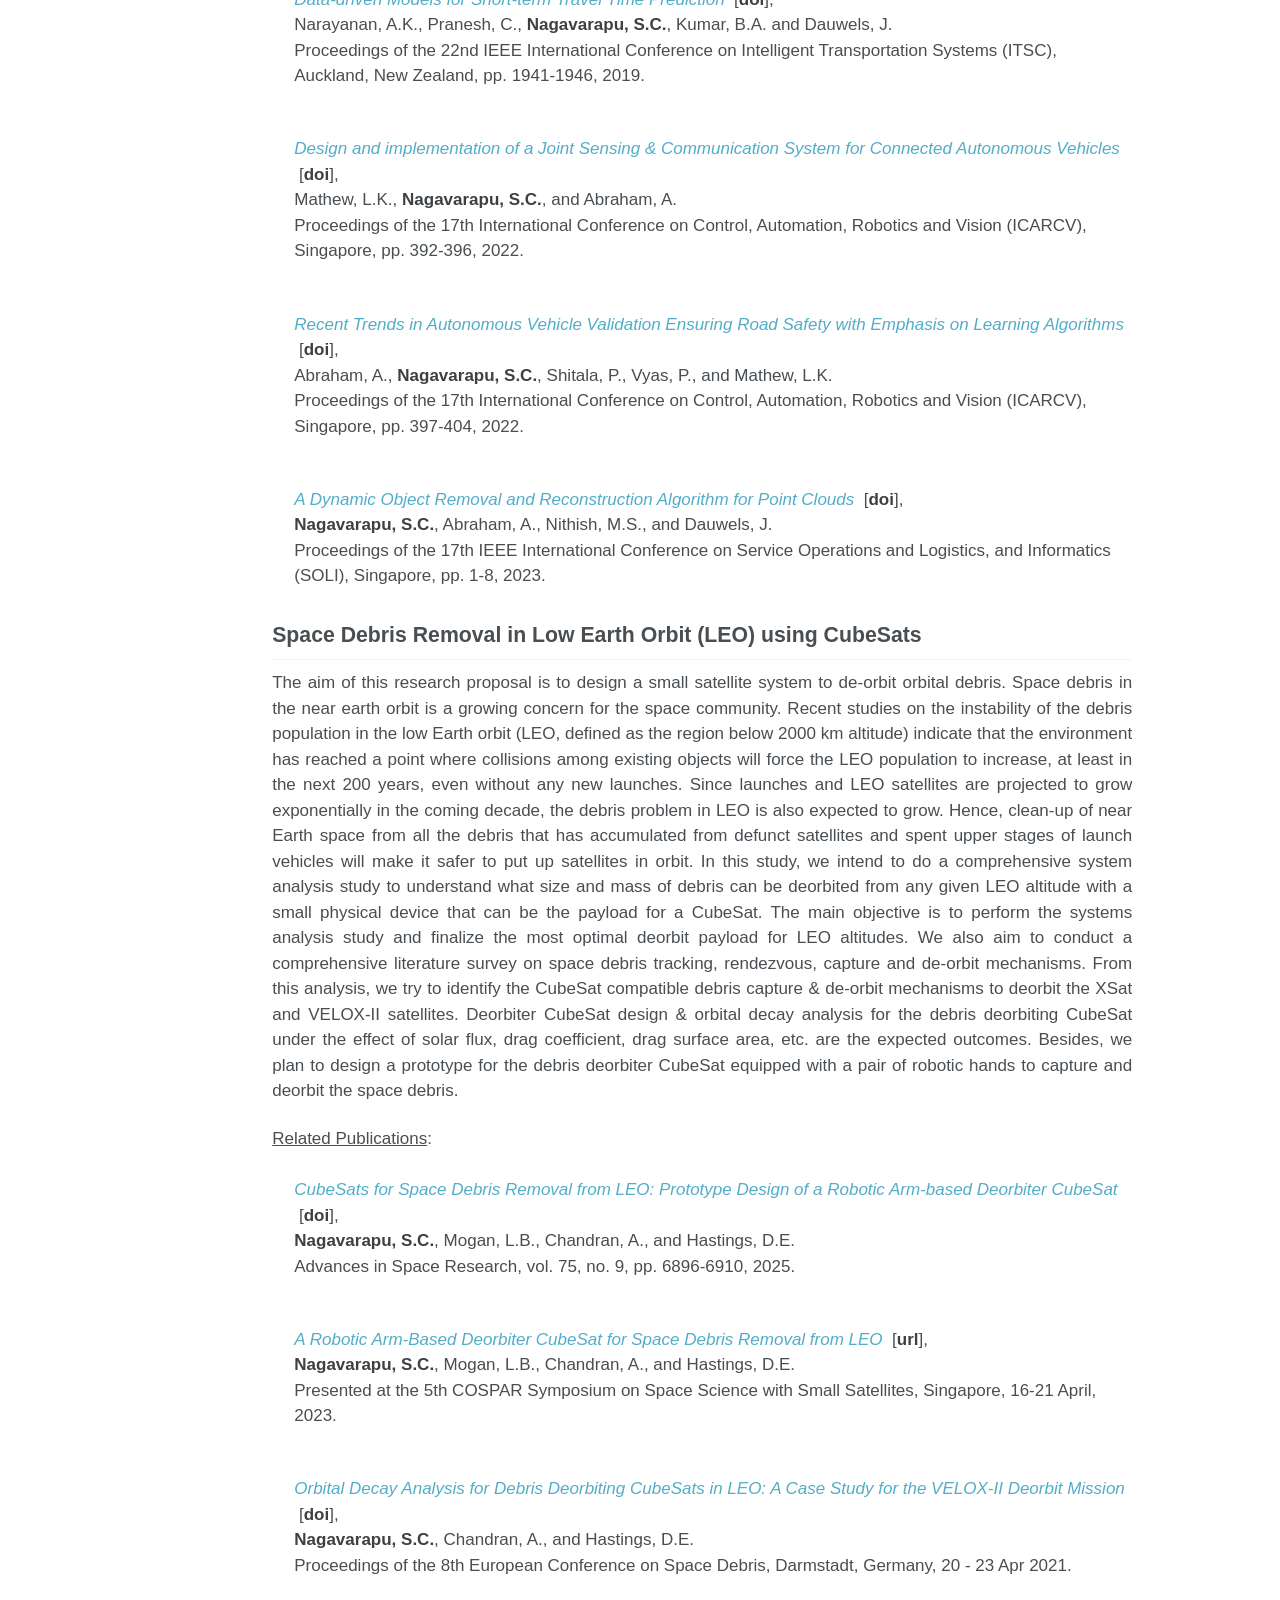
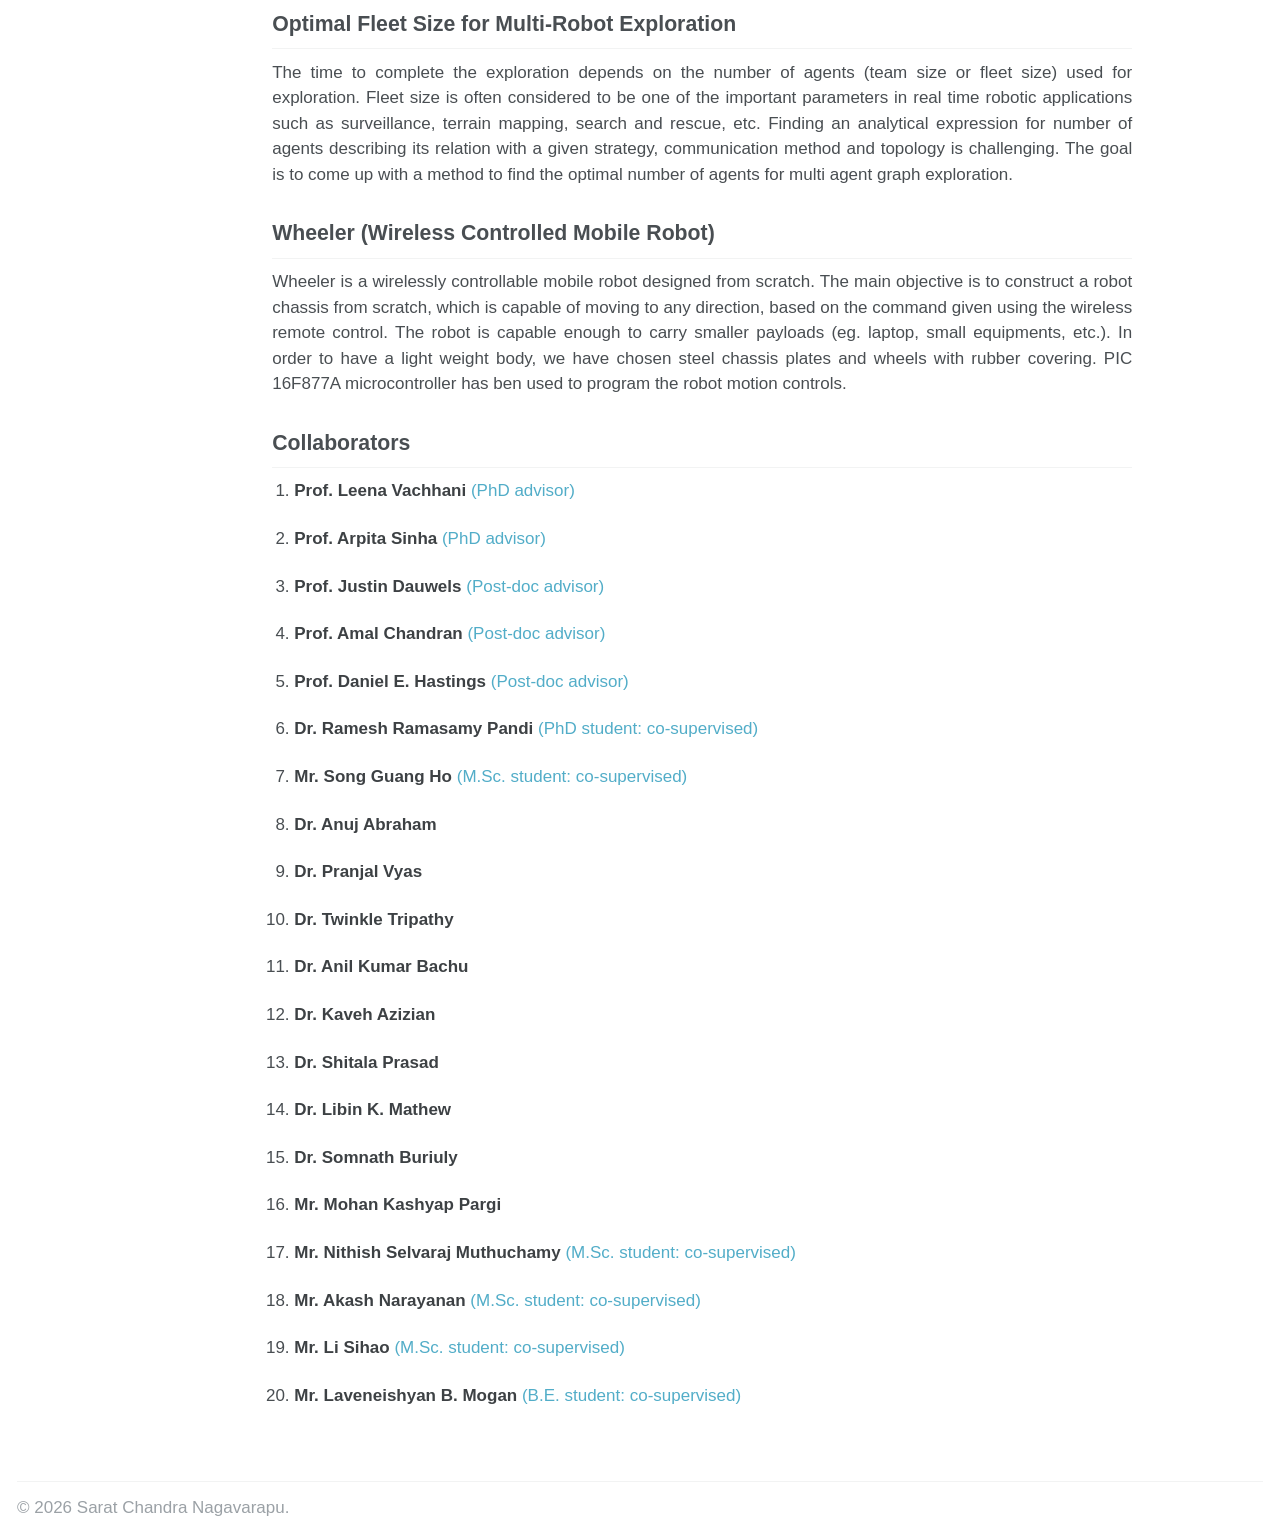
<file: research.html>
<!doctype html>
<html lang="en">
<head>
  <meta charset="utf-8">
  <meta name="viewport" content="width=device-width, initial-scale=1">
<meta name="referrer" content="strict-origin-when-cross-origin">
  <title>Research@Sarat</title>
  <link rel="stylesheet" href="assets/style.css">
</head>
<body>
<header class="masthead">
  <div class="masthead__inner-wrap">
    <div class="masthead__menu">
      <nav class="greedy-nav">
        <a class="site-title" href="index.html">Sarat Chandra Nagavarapu</a>
        <ul class="visible-links">
          <li class="masthead__menu-item"><a class="" href="index.html">Home</a></li>
          <li class="masthead__menu-item"><a class="active" href="research.html">Research</a></li>
          <li class="masthead__menu-item"><a class="" href="pub.html">Publications</a></li>
          <li class="masthead__menu-item"><a class="" href="presentations.html">Presentations</a></li>
          <li class="masthead__menu-item"><a class="" href="experience.html">Experience</a></li>
          <li class="masthead__menu-item"><a class="" href="ach.html">Achievements</a></li>
          <li class="masthead__menu-item"><a href="Sarat_CV.pdf" target="_blank" rel="noopener">CV</a></li>
        </ul>
      </nav>
    </div>
  </div>
</header>

<div id="main" role="main">
    
<aside class="sidebar">
  <div class="author__avatar">
    <img src="Sarat.png" alt="Sarat Chandra Nagavarapu">
  </div>
  <div class="author__content">
    <h3 class="author__name">Sarat Chandra Nagavarapu (Sarat)</h3>
    <p class="author__bio">Agency for Science, Technology and Research (A*STAR), Singapore</p>
  </div>
  <div class="author__urls-wrapper">
    <button class="btn btn--inverse">Follow</button>
    <ul class="author__urls social-icons">
            <!--<li><a ><img src="Location.png" alt="Location"><span class="label">Singapore</span></a></li>-->
      <li><a href="mailto:saratchandra.nagavarapu@gmail.com"><img src="Email.jpg" alt="Email"><span class="label">Email</span></a></li>
      <li><a href="https://in.linkedin.com/in/saratcn" target="_blank" rel="noopener"><img src="LinkedIn.png" alt="LinkedIn"> <span class="label">LinkedIn</span></a></li>
      <li><a href="https://scholar.google.co.in/citations?user=-7udTa8AAAAJ&amp;hl=en" target="_blank" rel="noopener"><img src="Google_Scholar.png" alt="Google Scholar"> <span class="label">Google Scholar</span></a></li>
      <li><a href="https://www.researchgate.net/profile/Sarat_Nagavarapu" target="_blank" rel="noopener"><img src="Research_Gate.png" alt="ResearchGate"> <span class="label">ResearchGate</span></a></li>
      <li><a href="http://dblp.uni-trier.de/pers/hd/n/Nagavarapu:Sarat_Chandra" target="_blank" rel="noopener"><img src="DBLP.png" alt="dblp"> <span class="label">dblp</span></a></li>
      <li><a href="http://orcid.org/0000-0001-7961-8257" target="_blank" rel="noopener"><img src="Orcid.png" alt="ORCID"> <span class="label">ORCID</span></a></li>
      <li><a href="https://www.webofscience.com/wos/author/rid/I-4884-2019" target="_blank" rel="noopener"><img src="WoS.png" alt="WoS"> <span class="label">Web of Science</span></a></li>
      <li><a href="https://sciprofiles.com/profile/2306822" target="_blank" rel="noopener"><img src="SciProfiles.png" alt="SciProfiles"> <span class="label">SciProfiles</span></a></li>
      <li><a href="https://www.youtube.com/@saratchandranagavarapu" target="_blank" rel="noopener"><img src="YouTube.png" alt="YouTube"> <span class="label">YouTube</span></a></li>
    </ul>
  </div>
</aside>

    <main class="page" aria-label="Content"><div class="page__inner-wrap"><section class="page__content">
      <article class="paper">
        
<div class="fluid" id="subcontents">

<section class="research-topic">
<h2>Scalable and Deployment-Oriented Multi-Robot Coordination</h2>
<p>
I am currently taking part in work on scalable and deployment-oriented multi-robot coordination, with a focus on enabling teams of mobile robots to operate reliably in practical environments. The work is concerned with coordination algorithms, planning, collision avoidance, and system-level considerations needed for moving from research prototypes toward deployable multi-robot systems.
</p>
<p>
A key topic of interest in this direction is Multi-Agent Path Finding (MAPF), where the objective is to compute collision-free paths for multiple robots from their start locations to their assigned goals. In deployment-oriented settings, MAPF becomes especially important when robot teams must coordinate in shared spaces, handle congestion, avoid conflicts, and adapt to changes during execution.
</p>
</section>
<h2>Multi Robot Exploration and Mapping with Collision Avoidance</h2>
<p>
The objective is to obtain a topological representation of the environment incrementally built by a team of robots. A major challenge in an autonomous exploration task is to declare completion, which signifies that the entire environment is covered. Exploration and map building using multiple robots also need to deal with issues such as redundant exploration, collision avoidance, coordination and information exchange between the robots. This work investigates multi-robot map
building and inter robot collision avoidance techniques while exploring an unknown environment. Map of the environment is represented as a graph and the task is to explore each and every vertex and edge of the unknown graph. An efficient multi robot graph exploration strategy, named as Improved Mulri-Robot Depth First Search (IMRDFS) has been presented in which each robot takes independent decision for exploring unvisited portions of the unknown graph. Each robot builds its own map while exploring the environment. An efficient data structure, Modified Incidence Matrix (MIM) representing the partial map information allows exchange of information between the robots and minimises the redundancy in exploration. In addition, a generic framework for multi-agent graph exploration and mapping, which is independent of communication method used between robots, initial placement of robots and search strategy has also been proposed. In multi-robot systems, avoiding inter robot collisions is crucial for efficient task completion and increased robustness. Therefore, a predefined constant speed change approach is proposed to ensure collision avoidance using minimal sensing. Simulation results verify the performance of the algorithm on various tree and graph topologies. Experiments with multiple robots show multi-robot exploration avoiding inter-robot collisions with robustness to robot failures.</p>
<u>Related Publications</u>:<br/><br/>
<ul>
<i><font color="blue">Multi-Robot Graph Exploration and Map Building with Collision Avoidance: A Decentralized Approach</font></i>  [<a href="http://link.springer.com/article/10.1007/s10846-015-0309-9" target="_blank"><b>doi</b></a>],
<br/>
<b>Nagavarapu, S.C.</b>, Vachhani, L. and Sinha, A.
<br/>
Journal of Intelligent &amp; Robotic Systems, vol. 83, no. 3, pp. 503-523, 2016.
<br/>

</ul>
<ul>
<i><font color="blue">Generalizing Multi-Agent Graph Exploration Techniques</font></i>,  [<a href="https://link.springer.com/article/10.1007/s12555-019-0067-8" target="_blank"><b>doi</b></a>]  [<a href="https://rdcu.be/b49Sg" target="_blank"><b>read-only pdf</b></a>],
<br/>
<b>Nagavarapu, S.C.</b>, Vachhani, L., Sinha, A. and Buruily, S.
<br/>
International Journal of Control, Automation, and Systems, vol. 19, no. 1, pp. 491-504, 2021.
<br/>

</ul>
<ul>
<i><font color="blue">A Decentralized Approach for Autonomous Multi-Robot Exploration and Map Building for Tree Structures</font></i>  [<a href="https://www.researchgate.net/publication/303814984_A_Decentralized_Approach_for_Autonomous_Multi-Robot_Exploration_and_Map_Building_for_Tree_Structures" target="_blank"><b>doi</b></a>],
<br/>
<b>Nagavarapu, S.C.</b>, Vachhani, L. and Sinha, A.
<br/>
Proceedings of the Indian Control Conference (ICC), Chennai, India, pp. 274-279, 2015.
<br/>

</ul>
<ul>
<i><font color="blue">A Fail-Safe Graph Exploration Algorithm for Large-Scale Multi-Robot Systems</font></i>,
<br/>
<b>Nagavarapu, S.C.</b>, Vachhani, L. and Sinha, A.
<br/>
(Manuscript in preparation).
<br/>
</ul>
<ul>
<i><font color="blue">A Beam Steering based Framework for Continuous Target Tracking in Multi-Robot Systems</font></i>,
<br/>
<b>Nagavarapu, S.C.</b>, Vachhani, L. and Sinha, A.
<br/>
(Manuscript in preparation).
<br/>
</ul>
<figure class="video-figure">
  <iframe frameborder="0" scrolling="no" marginheight="0" marginwidth="0" width="560.7" height="315" type="text/html" src="https://www.youtube.com/embed/0i_imvZIW68?autoplay=0&amp;fs=0&amp;iv_load_policy=3&amp;rel=0&amp;cc_load_policy=0&amp;start=0&amp;end=0&amp;origin=http://youtubeembedcode.com"></iframe>
  <iframe frameborder="0" scrolling="no" marginheight="0" marginwidth="0" width="560.7" height="315" type="text/html" src="https://www.youtube.com/embed/142gQNoP-9c?autoplay=0&amp;fs=0&amp;iv_load_policy=3&amp;rel=0&amp;cc_load_policy=0&amp;start=0&amp;end=0&amp;origin=http://youtubeembedcode.com"></iframe>
  <iframe frameborder="0" scrolling="no" marginheight="0" marginwidth="0" width="560.7" height="315" type="text/html" src="https://www.youtube.com/embed/xuupCOYErOU?autoplay=0&amp;fs=0&amp;iv_load_policy=3&amp;rel=0&amp;cc_load_policy=0&amp;start=0&amp;end=0&amp;origin=http://youtubeembedcode.com"></iframe>
  <br/>
</figure>
<h2>Vehicle Routing Algorithms and Travel Time Prediction for a Fleet of Autonomous (Driverless) Vehicles</h2>
<p>The objective of this work is to design and develop routing algorithms for fleets of autonomous vehicles to perform mobility on demand services, scheduled vehicle transportation, etc. The system and the algorithms should be able to handle the varying traffic conditions, weather conditions, stochastic customer demands, etc. The FMS algorithms must be capable enough to handle such fluctuations in the traffic conditions, and re-route the vehicles accordingly. We also plan to extend the FMS algorithms to larger road networks. This work also aims to develop a high fidelity simulation engine to simulate the autonomous vehicle routing behavior.
</p>
<u>Related Publications</u>:<br/><br/>
<ul>
<i><font color="blue">A Generic GPU-Accelerated Framework for the Dial-A-Ride Problem</font></i>  [<a href="https://ieeexplore.ieee.org/document/9095251" target="_blank"><b>doi</b></a>],
<br/>
Pandi, R.R., Ho, S.G., <b>Nagavarapu, S.C.</b> and Dauwels, J.
<br/>
IEEE Transactions on Intelligent Transportation Systems, vol. 22, no. 10, pp. 6473-6488, 2021.
<br/><br/>
</ul>
<ul>
<i><font color="blue">Disruption Management for Dial-A-Ride Systems</font></i>  [<a href="https://ieeexplore.ieee.org/document/9186274" target="_blank"><b>doi</b></a>],
<br/>
Pandi, R.R., Ho, S.G., <b>Nagavarapu, S.C.</b>, Tripathy, T. and Dauwels, J.
<br/>
IEEE Intelligent Transportation Systems Magazine, vol. 12, no. 4, pp. 219-234, 2020.
<br/><br/>
</ul>
<ul>
<i><font color="blue">Enhancing Autonomous Vehicle Navigation Through Computer Vision: Techniques for Lane Marker Detection and Rain Removal</font></i>  [<a href="https://link.springer.com/chapter/10.1007/978-3-031-72959-1_8" target="_blank"><b>doi</b></a>],
<br/>
<b>Nagavarapu, S.C.</b>, Abraham, A., Li, S. and Dauwels, J.
<br/>
Internet of Vehicles and Computer Vision Solutions for Smart City Transformations. Lecture Notes in Intelligent Transportation and Infrastructure. Springer, Cham, pp.167-191, 2025.
<br/><br/>
</ul>
<ul>
<i><font color="blue">Solving Dial-A-Ride Problems using Multiple Ant Colony System with Fleet Size Minimisation</font></i>  [<a href="https://doi.org/10.1007/978-3-319-66939-7_28" target="_blank"><b>doi</b></a>],
<br/>
Tripathy, T., <b>Nagavarapu, S.C.</b>, Azizian, K., Pandi, R.R. and Dauwels, J.
<br/>
Advances in Computational Intelligence Systems (ACIS), pp. 325-336, vol. 650, 2018.

<br/><br/>
</ul>
<ul>
<i><font color="blue">Transforming Public Safety and QoL in Smart Cities: Automated Event Detection and Response Generation with AI and IoT</font></i>  [<a href="https://link.springer.com/chapter/10.1007/978-3-031-72959-1_12" target="_blank"><b>doi</b></a>],
<br/>
Pargi, M.K., Abraham, A. and <b>Nagavarapu, S.C.</b>
<br/>
Internet of Vehicles and Computer Vision Solutions for Smart City Transformations. Lecture Notes in Intelligent Transportation and Infrastructure. Springer, Cham, pp.267-290, 2025.
<br/><br/>
</ul>
<ul>
<i><font color="blue">Development of a Simulation Platform to Implement Vehicle Routing Algorithms for Large Scale Fleet Management Systems</font></i>  [<a href="https://ieeexplore.ieee.org/document/8317958/" target="_blank"><b>doi</b></a>],
<br/>
<b>Nagavarapu, S.C.</b>, Tripathy, T. and Dauwels, J.
<br/>
Proceedings of the 20th IEEE International Conference on Intelligent Transportation Systems (ITSC): Workshop, Yokohama, Japan, pp. 124-129, 2017.
<br/><br/>
</ul>
<ul>
<i><font color="blue">Improved Tabu Search Heuristic for Static Dial-a-ride Problem: Faster and Better Convergence</font></i>  [<a href="https://arxiv.org/pdf/1801.09547v1.pdf" target="_blank"><b>doi</b></a>],
<br/>
Ho, S.G., <b>Nagavarapu, S.C.</b>, Pandi, R.R. and Dauwels, J.
<br/>
Presented at the 25th Intelligent Transportation Systems World Congress (ITS-WC), Copenhagen, Denmark, 2018.
<br/><br/>
</ul>
<ul>
<i><font color="blue">An Improved Tabu Search Heuristic for Static Dial-A-Ride Problem</font></i>  [<a href="https://arxiv.org/abs/1801.09547" target="_blank"><b>arXiv preprint</b></a>],
<br/>
Ho, S.G., <b>Nagavarapu, S.C.</b>, Pandi, R.R., Azizian, K. and Dauwels, J.
<br/>
(arXiv preprint available).
<br/><br/>
</ul>
<ul>
<i><font color="blue">Multi-atomic Annealing Heuristic for the Dial-a-ride Problem</font></i> [<a href="https://ieeexplore.ieee.org/document/8476748" target="_blank"><b>doi</b></a>],
<br/>
Ho, S.G., Pandi, R.R., <b>Nagavarapu, S.C.</b> and Dauwels, J.
<br/>
Proceedings of the 14th IEEE International Conference on Service Operations and Logistics, and Informatics (SOLI), Singapore, pp. 272-277, 2018.
<br/><br/>
</ul>
<ul>
<i><font color="blue">GPU-Accelerated Tabu Search Algorithm for Dial-A-Ride Problem</font></i>  [<a href="https://ieeexplore.ieee.org/document/8569472" target="_blank"><b>doi</b></a>],
<br/>
Pandi, R.R., Ho, S.G., <b>Nagavarapu, S.C.</b>, Tripathy, T. and Dauwels, J.
<br/>
Proceedings of the 21st IEEE International Conference on Intelligent Transportation Systems (ITSC), Hawaii, USA, pp. 2519-2524, 2018.
<br/><br/>
</ul>
<ul>
<i><font color="blue">Solving Time-Dependent Dial-A-Ride Problem using Greedy Ant Colony Optimization</font></i>  [<a href="https://ieeexplore.ieee.org/document/8569733" target="_blank"><b>doi</b></a>],
<br/>
Ho, S.G., Koh, H.W., Pandi, R.R., <b>Nagavarapu, S.C.</b> and Dauwels, J.
<br/>
Proceedings of the 21st IEEE International Conference on Intelligent Transportation Systems (ITSC), Hawaii, USA, pp. 778-785, 2018.
<br/><br/>
</ul>
<ul>
<i><font color="blue">Deterministic Annealing for Depot Optimization: Applications to the Dial-A-Ride Problem</font></i>  [<a href="https://ieeexplore.ieee.org/document/8628642" target="_blank"><b>doi</b></a>],
<br/>
Pandi, R.R., Ho, S.G., <b>Nagavarapu, S.C.</b> and Dauwels, J.
<br/>
Proceedings of the 9th IEEE Symposium Series on Computational Intelligence (SSCI), Bangalore, India, pp. 88-95, 2018.
<br/><br/>
</ul>
<ul>
<i><font color="blue">Adaptive Algorithm for Dial-A-Ride Problem with Vehicle Breakdown</font></i>  [<a href="https://ieeexplore.ieee.org/document/8795619" target="_blank"><b>doi</b></a>],
<br/>
Pandi, R.R., Ho, S.G., <b>Nagavarapu, S.C.</b> and Dauwels, J.
<br/>
Proceedings of the 18th European Control Conference (ECC), Naples, Italy, pp. 2682-2688, 2019.
<br/><br/>
</ul>
<ul>
<i><font color="blue">Data-driven Models for Short-term Travel Time Prediction</font></i>  [<a href="https://ieeexplore.ieee.org/document/8917456" target="_blank"><b>doi</b></a>],
<br/>
Narayanan, A.K., Pranesh, C., <b>Nagavarapu, S.C.</b>, Kumar, B.A. and Dauwels, J.
<br/>
Proceedings of the 22nd IEEE International Conference on Intelligent Transportation Systems (ITSC), Auckland, New Zealand, pp. 1941-1946, 2019.
<br/><br/>
</ul>
<ul>
<i><font color="blue">Design and implementation of a Joint Sensing &amp; Communication System for Connected Autonomous Vehicles</font></i>  [<a href="https://ieeexplore.ieee.org/abstract/document/10004341" target="_blank"><b>doi</b></a>],
<br/>
Mathew, L.K., <b>Nagavarapu, S.C.</b>, and Abraham, A.
<br/>
Proceedings of the 17th International Conference on Control, Automation, Robotics and Vision (ICARCV), Singapore, pp. 392-396, 2022.
<br/><br/>
</ul>
<ul>
<i><font color="blue">Recent Trends in Autonomous Vehicle Validation Ensuring Road Safety with Emphasis on Learning Algorithms</font></i>  [<a href="https://ieeexplore.ieee.org/abstract/document/10004304" target="_blank"><b>doi</b></a>],
<br/>
Abraham, A., <b>Nagavarapu, S.C.</b>, Shitala, P., Vyas, P., and Mathew, L.K.
<br/>
Proceedings of the 17th International Conference on Control, Automation, Robotics and Vision (ICARCV), Singapore, pp. 397-404, 2022.
<br/><br/>
</ul>
<ul>
<i><font color="blue">A Dynamic Object Removal and Reconstruction Algorithm for Point Clouds</font></i>  [<a href="https://ieeexplore.ieee.org/document/10425733" target="_blank"><b>doi</b></a>],
<br/>
<b>Nagavarapu, S.C.</b>, Abraham, A., Nithish, M.S., and Dauwels, J.
<br/>
Proceedings of the 17th IEEE International Conference on Service Operations and Logistics, and Informatics (SOLI), Singapore, pp. 1-8, 2023.
<br/>
</ul>


<h2>Space Debris Removal in Low Earth Orbit (LEO) using CubeSats</h2>
<p>
The aim of this research proposal is to design a small satellite system to de-orbit orbital debris. Space debris in the near earth orbit is a growing concern for the space community. Recent studies on the instability of the debris population in the low Earth orbit (LEO, defined
as the region below 2000 km altitude) indicate that the environment has reached a point where collisions among existing objects will force the LEO population to increase, at least in the next 200 years, even without any new launches. Since launches and LEO satellites are projected to grow exponentially in the coming decade, the debris problem in LEO is also expected to grow. Hence, clean-up of near Earth space from all the debris that has accumulated from defunct satellites and spent upper stages of launch vehicles will make it safer to put up satellites in orbit. In this study, we intend to do a comprehensive system analysis study to understand what size and mass of debris can be deorbited from any given LEO altitude with a small physical device that can be the payload for a CubeSat. The main objective is to perform the systems analysis study and finalize the most optimal deorbit payload for LEO altitudes. We also aim to conduct a comprehensive literature survey on space debris tracking, rendezvous, capture and de-orbit mechanisms. From this analysis, we try to identify the CubeSat compatible debris capture &amp; de-orbit mechanisms to deorbit the XSat and VELOX-II satellites. Deorbiter CubeSat design &amp; orbital decay analysis for the debris deorbiting CubeSat under the effect of solar flux, drag coefficient, drag surface area, etc. are the expected outcomes. Besides, we plan to design a prototype for the debris deorbiter CubeSat equipped with a pair of robotic hands to capture and deorbit the space debris.
</p>
<u>Related Publications</u>:<br/><br/>
<ul>
<i><font color="blue">CubeSats for Space Debris Removal from LEO: Prototype Design of a Robotic Arm-based Deorbiter CubeSat</font></i>   [<a href="https://www.sciencedirect.com/science/article/abs/pii/S0273117724008123" target="_blank"><b>doi</b></a>],
<br/>
<b>Nagavarapu, S.C.</b>, Mogan, L.B., Chandran, A., and Hastings, D.E.
<br/>
Advances in Space Research, vol. 75, no. 9, pp. 6896-6910, 2025.
<br/><br/>
</ul>
<ul>
<i><font color="blue">A Robotic Arm-Based Deorbiter CubeSat for Space Debris Removal from LEO</font></i>  [<a href="https://app.cospar-assembly.org/2023/browser/presentation/32872" target="_blank"><b>url</b></a>],
<br/>
<b>Nagavarapu, S.C.</b>, Mogan, L.B., Chandran, A., and Hastings, D.E.
<br/>
Presented at the 5th COSPAR Symposium on Space Science with Small Satellites, Singapore, 16-21 April, 2023.
<br/><br/>
</ul>
<ul>
<i><font color="blue">Orbital Decay Analysis for Debris Deorbiting CubeSats in LEO: A Case Study for the VELOX-II Deorbit Mission</font></i>  [<a href="https://conference.sdo.esoc.esa.int/proceedings/sdc8/paper/297" target="_blank"><b>doi</b></a>],
<br/>
<b>Nagavarapu, S.C.</b>, Chandran, A., and Hastings, D.E.
<br/>
Proceedings of the 8th European Conference on Space Debris, Darmstadt, Germany, 20 - 23 Apr 2021.
<br/>
</ul>


<h2>Optimal Fleet Size for Multi-Robot Exploration</h2>
<p>
The time to complete the exploration depends on the number
of agents (team size or fleet size) used for exploration. Fleet size is often considered to be one of the important parameters in real time robotic applications such as surveillance, terrain mapping, search and rescue, etc. Finding an analytical expression for number of agents describing its relation with a given strategy, communication method and topology is challenging. The goal is to come up with a method to find the optimal number of agents for multi agent graph exploration.</p>
<h2>Wheeler (Wireless Controlled Mobile Robot)</h2>
<p>
Wheeler is a wirelessly controllable mobile robot designed from scratch. The main objective is to construct a robot chassis from scratch, which is capable of moving to any direction, based on the command given using the wireless remote control. The robot is capable enough to carry smaller payloads (eg. laptop, small equipments, etc.). In order to have a light weight body, we have chosen steel chassis plates and wheels with rubber covering. PIC 16F877A microcontroller  has ben used to program the robot motion controls.</p>

<h2>Collaborators</h2>
<ol>
<li><p>
<a href="https://www.sc.iitb.ac.in/~leena/" target="_blank"><b>Prof. Leena Vachhani </b>(PhD advisor)</a>
</p></li>
<li><p>
<a href="https://sites.google.com/iitb.ac.in/arpitasinha" target="_blank"><b>Prof. Arpita Sinha </b>(PhD advisor)</a>
</p></li>
<li><p>
<a href="https://www.dauwelslab.com/justin-dauwels" target="_blank"><b>Prof. Justin Dauwels </b>(Post-doc advisor)</a>
</p></li>
<li><p>
<a href="https://lasp.colorado.edu/people/amal-chandran/" target="_blank"><b>Prof. Amal Chandran </b>(Post-doc advisor)</a>
</p></li>
<li><p>
<a href="https://aeroastro.mit.edu/people/daniel-e-hastings/" target="_blank"><b>Prof. Daniel E. Hastings </b>(Post-doc advisor)</a>
</p></li>
<li><p>
<a href="https://sites.google.com/view/rameshramasamypandi" target="_blank"><b>Dr. Ramesh Ramasamy Pandi</b> (PhD student: co-supervised)</a>
</p></li>
<li><p>
<a href="https://sg.linkedin.com/in/hosongguang" target="_blank"><b>Mr. Song Guang Ho</b> (M.Sc. student: co-supervised)</a>
</p></li>
<li><p>
<a href="https://sg.linkedin.com/in/anuj-abraham-110bbb136" target="_blank"><b>Dr. Anuj Abraham</b></a>
</p></li>
<li><p>
<a href="https://www.bits-pilani.ac.in/pilani/pranjal-vyas/" target="_blank"><b>Dr. Pranjal Vyas</b></a>
</p></li>
<li><p>
<a href="https://sites.google.com/view/twinkletripathy/" target="_blank"><b>Dr. Twinkle Tripathy</b></a>
</p></li>
<li><p>
<a href="https://sites.google.com/view/bachu/home" target="_blank"><b>Dr. Anil Kumar Bachu</b></a>
</p></li>
<li><p>
<a href="https://www.researchgate.net/profile/Kaveh_Azizian" target="_blank"><b>Dr. Kaveh Azizian</b></a>
</p></li>
<li><p>
<a href="https://sites.google.com/site/shitalap1/home" target="_blank"><b>Dr. Shitala Prasad</b></a>
</p></li>
<li><p>
<a href="https://research.setu.ie/en/persons/libin-koodathumkal-mathew/" target="_blank"><b>Dr. Libin K. Mathew</b></a>
</p></li>
<li><p>
<a href="https://www.researchgate.net/profile/Somnath_Buriuly" target="_blank"><b>Dr. Somnath Buriuly</b></a>
</p></li>
<li><p>
<a href="https://sg.linkedin.com/in/mohan-kashyap=pargi-a520483b" target="_blank"><b>Mr. Mohan Kashyap Pargi</b></a>
</p></li>
<li><p>
<a><b>Mr. Nithish Selvaraj Muthuchamy</b> (M.Sc. student: co-supervised)</a>
</p></li>
<li><p>
<a><b>Mr. Akash Narayanan</b> (M.Sc. student: co-supervised)</a>
</p></li>
<li><p>
<a><b>Mr. Li Sihao</b> (M.Sc. student: co-supervised)</a>
</p></li>
<li><p>
<a><b>Mr. Laveneishyan B. Mogan</b> (B.E. student: co-supervised)</a>
</p></li>
</ol>
</figure></div>


      </article>
        </section>
      </div>
    </main>
  </div>
<footer class="page__footer"><div class="page__footer-follow"></div><div class="page__footer-copyright">&copy; 2026 Sarat Chandra Nagavarapu.</div></footer>
</body>
</html>
</file>
<file: assets/style.css>
/* AcademicPages / Minimal-Mistakes inspired static style for Sarat Chandra Nagavarapu */
:root{
  --global-font-family: -apple-system, BlinkMacSystemFont, "Roboto", "Segoe UI", "Helvetica Neue", "Lucida Grande", Arial, sans-serif;
  --header-font-family: -apple-system, BlinkMacSystemFont, "Roboto", "Segoe UI", "Helvetica Neue", "Lucida Grande", Arial, sans-serif;
  --text-color:#494e52;
  --muted-text-color:#6f777d;
  --primary-color:#52adc8;
  --border-color:#f2f3f3;
  --background-color:#fff;
  --code-background-color:#fafafa;
  --link-color:#52adc8;
  --link-color-hover:#2f7f96;
}
*{box-sizing:border-box}
html{font-size:16px;-webkit-text-size-adjust:100%}
body{margin:0;padding:0;color:var(--text-color);font-family:var(--global-font-family);font-size:16px;line-height:1.5;background:var(--background-color)}
a{color:var(--link-color);text-decoration:none}a:hover{color:var(--link-color-hover);text-decoration:underline}
p{margin-top:0;margin-bottom:1.3em}ul,ol{margin-top:0;margin-bottom:1.3em;padding-left:1.3em}li{margin-bottom:.35em}strong,b{font-weight:700;color:#3d4144}i,em{font-style:italic;color:inherit}
.masthead{position:relative;border-bottom:1px solid #f2f3f3;animation:none;z-index:20;background:#fff}
.masthead__inner-wrap{max-width:1280px;margin:0 auto;padding:1em 1em;clear:both}
.greedy-nav{position:relative;min-width:250px;background:#fff;display:flex;align-items:center;justify-content:space-between}
.site-title{font-weight:700;color:#494e52;font-size:1em;line-height:1}.site-title:hover{text-decoration:none;color:#494e52}
.visible-links{display:flex;align-items:center;gap:0;list-style:none;margin:0;padding:0}.masthead__menu-item{margin:0}.masthead__menu-item a{display:block;margin:0 0 0 1.25rem;padding:.5rem 0;color:#7a8288;font-size:.75em;font-weight:700;text-transform:none}.masthead__menu-item a:hover,.masthead__menu-item a.active{color:#494e52;text-decoration:none}
#main{max-width:1280px;margin-left:auto;margin-right:auto;clear:both;padding-left:1em;padding-right:1em;display:flex;gap:2.2rem;align-items:flex-start}
.sidebar{float:left;width:220px;flex:0 0 220px;margin-top:2em;padding-right:0;opacity:.95;position:sticky;top:1em;border-right:0!important;background:transparent}.author__avatar{display:table-cell;vertical-align:top;width:100%;padding:0}.author__avatar img{max-width:175px;border-radius:50%;display:block;margin:0 auto 1em;box-shadow:none;border:0}.author__content{display:block;width:100%;font-size:.9em}.author__name{margin:0 0 .5em;font-size:1.1em;line-height:1.2;color:#494e52}.author__bio{margin:0 0 1em;color:#6f777d;font-size:.9em;line-height:1.5}.author__urls-wrapper{position:relative;margin-top:1em}.btn{display:none}.author__urls{display:block;list-style:none;margin:0;padding:0}.author__urls li{white-space:nowrap;margin:0 0 .45em;color:#6f777d;font-size:.88em}.author__urls a{color:#6f777d}.author__urls a:hover{color:#52adc8;text-decoration:none}.author__urls img{width:26px!important;height:26px!important;object-fit:contain;vertical-align:-3px;margin-right:6px;border-radius:0}.label{vertical-align:middle}
.page{float:right;width:calc(100% - 260px);flex:1 1 auto;padding-right:0;padding-left:0;margin-top:2em}.page__inner-wrap{float:left;width:100%;clear:both}.page__content{max-width:860px;color:var(--text-color)}.paper{width:auto;max-width:860px}.page__content h1,.page__content h2,.page__content h3,.page__content h4{font-family:var(--header-font-family);line-height:1.25;color:#494e52;font-weight:700}.page__content h1{margin-top:0;margin-bottom:.5em;font-size:1.563em;border-bottom:0!important;padding-bottom:0!important}.page__content h2{margin-top:1.55em;margin-bottom:.5em;font-size:1.25em;border-bottom:1px solid #f2f3f3;padding-bottom:.5em}.page__content h3{margin-top:1.35em;margin-bottom:.45em;font-size:1.05em}.page__content p,.page__content li{font-size:.92em}.page__content ol li,.page__content ul li{margin-bottom:.4em}.page__content br{line-height:1.5}.page__content a{overflow-wrap:break-word}.page__content font[color="blue"]{color:#52adc8!important}.page__content img:not(.author__avatar img){max-width:100%;height:auto}.page__content iframe{max-width:100%;border:0;margin:.75em 0 1.25em}.page__content .research-block,.page__content .project,.page__content .card{border:0!important;border-radius:0!important;background:transparent!important;padding:0!important;margin:0 0 1.3em!important;box-shadow:none!important}
.video-list{display:block;margin:1em 0 1.5em}.video-wrapper{position:relative;width:100%;max-width:560px;aspect-ratio:16/9;background:#fafafa;border:0;border-radius:0;overflow:hidden;margin:0 0 1em}.video-wrapper iframe{position:absolute;inset:0;width:100%;height:100%;margin:0;border:0}.pubs li{margin-bottom:1em}.news{list-style:disc;padding-left:1.3em}.timeline li{margin-bottom:.4em}code{padding:.15em .35em;border-radius:4px;background:#fafafa;border:1px solid #f2f3f3;font-size:.85em}.page__footer{max-width:1280px;margin:2em auto 0;padding:1em;color:#9ba1a6;font-size:.75em}.page__footer-copyright{padding-top:.75em;border-top:1px solid #f2f3f3}
/* Tame legacy copied-image badges in publications/contact areas */
.page__content a img[align]{max-height:28px!important;width:auto!important;vertical-align:middle;margin:0 .4em .4em 0}.page__content img[align="right"]{float:none!important;display:inline-block!important;max-height:28px!important;width:auto!important}
@media(max-width:900px){.masthead__inner-wrap{padding:.75em 1em}.greedy-nav{display:block}.visible-links{flex-wrap:wrap;margin-top:.5em}.masthead__menu-item a{margin-left:0;margin-right:1rem;font-size:.8em}#main{display:block;padding-left:1em;padding-right:1em}.sidebar{position:static;width:100%;float:none;display:block;margin-top:1.25em;padding-bottom:1em;border-bottom:1px solid #f2f3f3}.author__avatar img{margin-left:0;width:120px}.author__urls li{display:inline-block;margin-right:1em}.page{width:100%;float:none;margin-top:1.5em}.page__content{max-width:100%}.page__content h1{font-size:1.45em}.page__content h2{font-size:1.15em}}

/* Font-size update requested: keep all readable text at 17px */
body,
.site-title,
.masthead__menu-item a,
.sidebar,
.author__content,
.author__name,
.author__bio,
.author__urls li,
.page__content,
.page__content p,
.page__content li,
.page__content ol li,
.page__content ul li,
.page__content a,
.page__content strong,
.page__content b,
.page__content em,
.page__content i,
.page__content font,
.page__footer,
code {
  font-size: 17px;
}

@media (max-width: 900px) {
  .masthead__menu-item a,
  .page__content p,
  .page__content li,
  .sidebar,
  .author__content,
  .author__bio,
  .author__urls li {
    font-size: 17px;
  }
}

/* Justify main page text only. Headings, navigation, and sidebar remain unchanged. */
.page__content p,
.page__content li {
  text-align: justify;
  text-justify: inter-word;
}

/* Top navigation: normal-weight tabs with bottom underline highlight */
.masthead__menu-item a {
  position: relative;
  font-weight: 400 !important;
  border-bottom: 2px solid transparent;
  padding-bottom: 0.35rem;
  text-decoration: none !important;
}

.masthead__menu-item a:hover,
.masthead__menu-item a.active {
  color: #494e52;
  font-weight: 400 !important;
  border-bottom-color: var(--primary-color);
  text-decoration: none !important;
}

.homepage-quote {
  max-width: 720px;
  margin: 0 auto 1.8rem auto;
  padding: 0.2rem 0 0.8rem 0;
  color: #6f777d;
  text-align: center;
}

.homepage-quote p {
  margin: 0;
  font-style: italic;
  font-size: 1.05em;
  line-height: 1.6;
  text-align: center !important;
}

.homepage-quote span {
  display: block;
  margin-top: 0.45rem;
  font-size: 0.9em;
  color: #8a8f94;
  text-align: right !important;
}

/* Mobile responsive fixes */
@media screen and (max-width: 768px) {

  body {
    font-size: 16px;
    overflow-x: hidden;
  }

  .masthead {
    position: relative;
    width: 100%;
  }

  .masthead__inner-wrap {
    padding: 0.75rem 1rem;
    display: block;
  }

  .site-title {
    display: block;
    margin-bottom: 0.6rem;
    font-size: 1.05rem;
  }

  .masthead__menu {
    float: none;
    width: 100%;
  }

  .masthead__menu ul {
    display: flex;
    flex-wrap: wrap;
    gap: 0.35rem 0.8rem;
    padding-left: 0;
    margin: 0;
  }

  .masthead__menu-item {
    display: inline-block;
    margin: 0;
  }

  .masthead__menu-item a {
    font-size: 15px;
    padding-bottom: 0.2rem;
  }

  .initial-content {
    display: block;
    max-width: 100%;
    padding: 0 1rem;
  }

  .sidebar {
    float: none;
    width: 100%;
    max-width: 100%;
    padding: 1rem 0;
    margin: 0;
    text-align: center;
  }

  .author__avatar {
    display: block;
    margin: 0 auto 1rem auto;
  }

  .author__avatar img {
    width: 140px;
    height: 140px;
    max-width: 140px;
    object-fit: cover;
    border-radius: 50%;
  }

  .author__content {
    text-align: center;
  }

  .author__name {
    font-size: 1.1rem;
    margin-bottom: 0.35rem;
  }

  .author__bio,
  .author__location,
  .author__affiliation {
    font-size: 0.95rem;
    line-height: 1.4;
  }

  .author__urls-wrapper {
    margin-top: 0.8rem;
  }

  .author__urls {
    display: flex;
    flex-wrap: wrap;
    justify-content: center;
    gap: 0.5rem;
    padding-left: 0;
    margin: 0.5rem 0 1rem 0;
    list-style: none;
  }

  .author__urls li {
    display: inline-block;
    margin: 0;
  }

  .author__urls img {
    max-width: 26px;
    max-height: 26px;
    width: 26px;
    height: 26px;
    object-fit: contain;
  }

  .page {
    float: none;
    width: 100%;
    max-width: 100%;
    padding: 0;
    margin: 0;
  }

  .page__inner-wrap {
    width: 100%;
    max-width: 100%;
  }

  .page__content {
    width: 100%;
    max-width: 100%;
    padding: 0;
    font-size: 16px;
    line-height: 1.6;
  }

  .page__content h1 {
    font-size: 1.45rem;
    line-height: 1.3;
  }

  .page__content h2 {
    font-size: 1.2rem;
    line-height: 1.35;
    margin-top: 1.4rem;
  }

  .page__content p,
  .page__content li {
    text-align: left;
    line-height: 1.55;
  }

  .page__content ul,
  .page__content ol {
    padding-left: 1.2rem;
  }

  .page__content img {
    max-width: 100%;
    height: auto;
  }

  .homepage-quote {
    max-width: 100%;
    margin: 0 auto 1.4rem auto;
    padding: 0 0.5rem 0.8rem 0.5rem;
  }

  .homepage-quote p {
    font-size: 1rem;
    line-height: 1.5;
    text-align: center !important;
  }

  .homepage-quote span {
    text-align: right !important;
    font-size: 0.9rem;
  }

  figure {
    margin-left: 0;
    margin-right: 0;
  }

  figure iframe,
  iframe {
    width: 100% !important;
    max-width: 100% !important;
    height: 220px !important;
  }
}

img {
  max-width: 100%;
  height: auto;
}

/* Remove heading underline/separator on mobile */
@media screen and (max-width: 768px) {
  .page__content h1,
  .page__content h2,
  .page__content h3 {
    border-bottom: none !important;
    box-shadow: none !important;
    background-image: none !important;
  }
}

/* Force top navigation to appear beside the name on desktop */
@media screen and (min-width: 769px) {

  .masthead__inner-wrap {
    display: flex !important;
    flex-direction: row !important;
    align-items: center !important;
    justify-content: flex-start !important;
    max-width: 1280px !important;
    margin: 0 auto !important;
    padding: 1rem 2rem !important;
    box-sizing: border-box !important;
  }

  .site-title,
  .masthead__title,
  .masthead__menu-item--lg {
    display: inline-block !important;
    flex: 0 0 auto !important;
    margin: 0 2.5rem 0 0 !important;
    padding: 0 !important;
    white-space: nowrap !important;
  }

  .masthead__menu,
  .greedy-nav,
  .visible-links {
    display: flex !important;
    flex: 0 1 auto !important;
    align-items: center !important;
    justify-content: flex-start !important;
    text-align: left !important;
    margin: 0 !important;
    padding: 0 !important;
  }

  .masthead__menu ul,
  .greedy-nav ul,
  .visible-links {
    display: flex !important;
    flex-direction: row !important;
    align-items: center !important;
    justify-content: flex-start !important;
    gap: 1.25rem !important;
    list-style: none !important;
    margin: 0 !important;
    padding: 0 !important;
  }

  .masthead__menu-item,
  .visible-links li {
    display: inline-block !important;
    margin: 0 !important;
    padding: 0 !important;
  }

  .masthead__menu-item a,
  .visible-links li a {
    font-weight: 400 !important;
    text-decoration: none !important;
    padding-bottom: 0.35rem !important;
  }
}

/* Mobile: keep name on top and navigation below */
@media screen and (max-width: 768px) {

  .masthead__inner-wrap {
    display: block !important;
    padding: 1rem !important;
  }

  .site-title,
  .masthead__title,
  .masthead__menu-item--lg {
    display: block !important;
    margin-bottom: 0.8rem !important;
    white-space: normal !important;
  }

  .masthead__menu,
  .greedy-nav,
  .visible-links {
    display: block !important;
    width: 100% !important;
    text-align: left !important;
  }

  .masthead__menu ul,
  .greedy-nav ul,
  .visible-links {
    display: flex !important;
    flex-wrap: wrap !important;
    justify-content: flex-start !important;
    gap: 0.75rem 1.2rem !important;
    list-style: none !important;
    padding-left: 0 !important;
    margin: 0 !important;
  }
}

/* Align sidebar icons vertically with text */
.author__urls.social-icons a {
  display: flex !important;
  align-items: center !important;
  gap: 0.6rem !important;
  line-height: 1.7 !important;
}

.author__urls.social-icons .social-icon,
.author__urls.social-icons img,
.author__urls.social-icons svg {
  width: 24px !important;
  height: 24px !important;
  min-width: 24px !important;
  max-width: 24px !important;
  display: inline-block !important;
  vertical-align: middle !important;
  transform: translateY(0px);
}

/* Keep top navigation fixed while scrolling */
.masthead {
  position: sticky !important;
  top: 0 !important;
  z-index: 9999 !important;
  background: #ffffff !important;
  border-bottom: 1px solid #f2f3f3 !important;
}

@media screen and (max-width: 768px) {
  .visitor-widget {
    margin-left: 0 !important;
    margin-right: 0 !important;
    text-align: left !important;
  }

  .visitor-widget iframe,
  .visitor-widget img,
  .visitor-widget object,
  .visitor-widget embed,
  .visitor-widget canvas,
  .visitor-widget svg {
    display: block !important;
    margin-left: 0 !important;
    margin-right: auto !important;
  }
}

/* Visitor counter/map section */
.visitor-widget {
  width: auto !important;
  max-width: none !important;
  min-width: 0 !important;

  margin-top: 0.8rem !important;
  margin-bottom: 2.5rem !important;
  margin-left: 0 !important;
  margin-right: 0 !important;

  padding-left: 0 !important;
  text-align: left !important;
  display: block !important;
}

.visitor-widget iframe,
.visitor-widget img,
.visitor-widget object,
.visitor-widget embed,
.visitor-widget canvas,
.visitor-widget svg {
  display: block !important;
  margin-left: 0 !important;
  margin-right: auto !important;
  max-width: 100% !important;
  height: auto !important;
}

/* =========================================================
   FINAL CLEAN FIX: fixed header + sticky sidebar with NO sidebar scrollbar
   ========================================================= */

/* Keep the top navigation visible while the page scrolls */
.masthead {
  position: sticky !important;
  top: 0 !important;
  z-index: 99999 !important;
  background: #ffffff !important;
  border-bottom: 1px solid #f2f3f3 !important;
}

/* Desktop header: keep menu items close to the name, not pushed to the right */
@media screen and (min-width: 769px) {
  .masthead__inner-wrap {
    display: block !important;
    max-width: 1280px !important;
    margin: 0 auto !important;
    padding: 1rem 2rem !important;
  }

  .greedy-nav {
    display: flex !important;
    align-items: center !important;
    justify-content: flex-start !important;
    width: auto !important;
    min-width: 0 !important;
    background: #ffffff !important;
  }

  .site-title,
  .greedy-nav .site-title {
    flex: 0 0 auto !important;
    display: inline-block !important;
    margin: 0 2.2rem 0 0 !important;
    padding: 0 !important;
    white-space: nowrap !important;
    text-align: left !important;
  }

  .visible-links {
    flex: 0 1 auto !important;
    display: flex !important;
    align-items: center !important;
    justify-content: flex-start !important;
    gap: 1.15rem !important;
    list-style: none !important;
    margin: 0 !important;
    padding: 0 !important;
    width: auto !important;
    text-align: left !important;
  }

  .visible-links li,
  .masthead__menu-item {
    margin: 0 !important;
    padding: 0 !important;
  }

  .visible-links li a,
  .masthead__menu-item a {
    margin: 0 !important;
    padding: 0 0 0.35rem 0 !important;
    font-weight: 400 !important;
    text-decoration: none !important;
    border-bottom: 2px solid transparent !important;
  }

  .visible-links li a:hover,
  .visible-links li a.active,
  .masthead__menu-item a:hover,
  .masthead__menu-item a.active {
    color: #494e52 !important;
    border-bottom-color: var(--primary-color) !important;
    text-decoration: none !important;
  }

  /* Keep sidebar in the normal page layout, but sticky. No internal scroll area. */
  .sidebar {
    position: sticky !important;
    top: 6rem !important;
    left: auto !important;
    float: none !important;
    align-self: flex-start !important;
    width: 220px !important;
    flex: 0 0 220px !important;
    max-height: none !important;
    height: auto !important;
    min-height: 0 !important;
    overflow: clip !important;
    overflow-y: clip !important;
    overflow-x: clip !important;
    margin-top: 2em !important;
    padding-right: 0 !important;
    border-right: 0 !important;
    box-shadow: none !important;
    scrollbar-width: none !important;
    -ms-overflow-style: none !important;
  }

  .sidebar::-webkit-scrollbar {
    width: 0 !important;
    height: 0 !important;
    display: none !important;
  }

  .page {
    margin-left: 0 !important;
  }
}

/* Mobile/tablet: sidebar should be normal and no left-panel scroll region */
@media screen and (max-width: 768px) {
  body {
    padding-top: 0 !important;
  }

  .masthead {
    position: sticky !important;
    top: 0 !important;
    z-index: 99999 !important;
    background: #ffffff !important;
  }

  .sidebar {
    position: static !important;
    width: 100% !important;
    max-height: none !important;
    height: auto !important;
    overflow: visible !important;
    scrollbar-width: none !important;
    -ms-overflow-style: none !important;
  }

  .sidebar::-webkit-scrollbar {
    display: none !important;
  }
}

/* Visitor map: compact and left aligned */
.visitor-widget {
  width: 180px !important;
  max-width: 180px !important;
  min-width: 0 !important;
  margin: 0.8rem 0 2.5rem 0 !important;
  padding: 0 !important;
  text-align: left !important;
  display: block !important;
  overflow: visible !important;
}

.visitor-widget iframe,
.visitor-widget img,
.visitor-widget object,
.visitor-widget embed,
.visitor-widget canvas,
.visitor-widget svg,
.visitor-widget table,
.visitor-widget div,
.visitor-widget a {
  display: block !important;
  margin-left: 0 !important;
  margin-right: auto !important;
  max-width: 180px !important;
}
</file>
